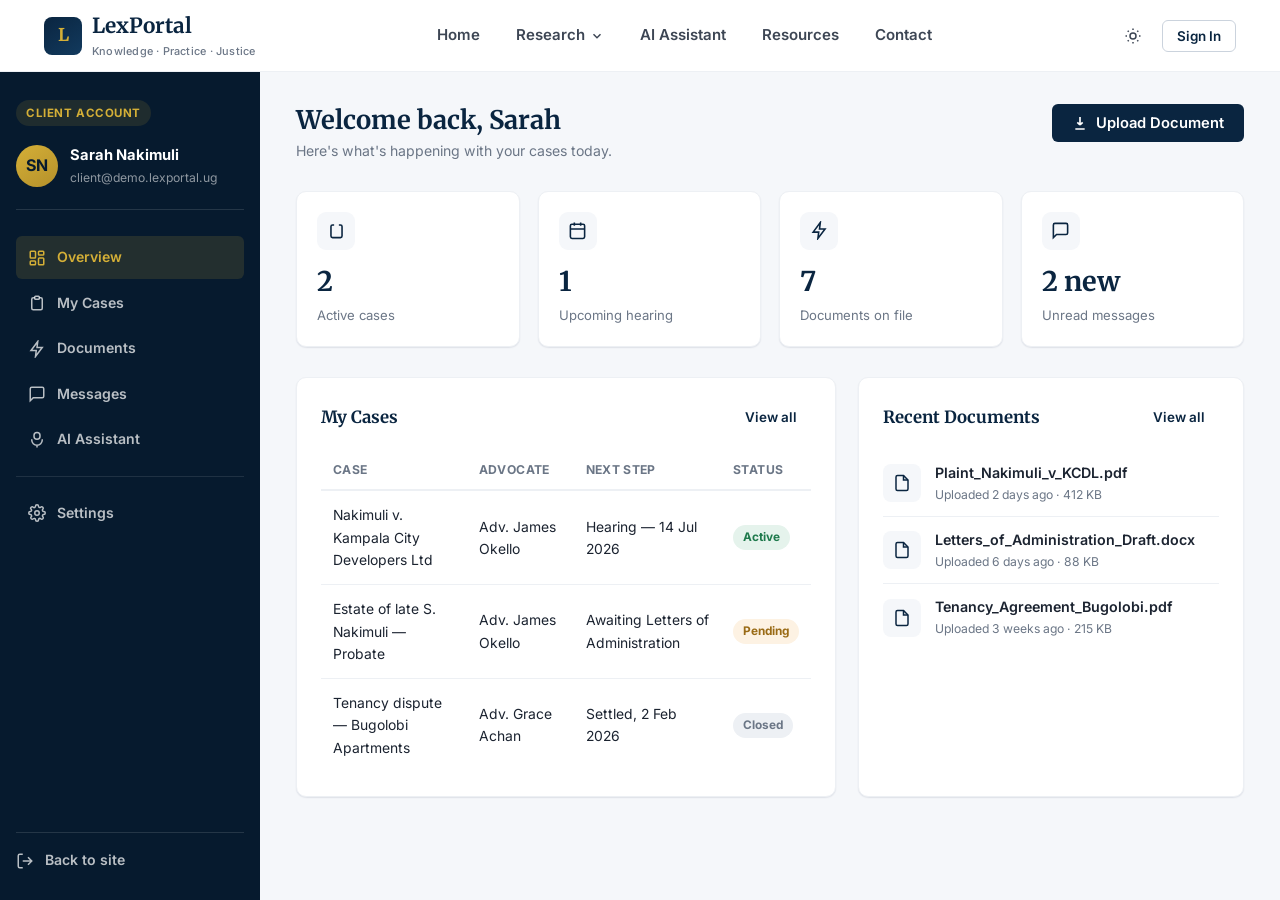
<file: index.html>
<!DOCTYPE html>
<html lang="en">
<head>
<meta charset="UTF-8">
<meta name="viewport" content="width=device-width, initial-scale=1.0">
<title>Client Portal — LexPortal</title>
<link href="https://fonts.googleapis.com/css2?family=Merriweather:wght@400;700;900&family=Inter:wght@400;500;600;700;800&display=swap" rel="stylesheet">
<style>
/* ==========================================================================
   LexPortal — Design Tokens & Global Styles
   Brand: Navy / Gold / White / Light Gray | Merriweather + Inter
   ========================================================================== */

:root {
  /* --- Brand colors --- */
  --navy: #0A2540;
  --navy-light: #123A5E;
  --navy-deep: #061A2E;

  /* Gold has TWO tokens — this is the WCAG fix:
     --gold        : decorative use only (icons, borders, large display text, backgrounds on navy)
     --gold-text   : darkened, AA-safe version for any gold text on white/light backgrounds */
  --gold: #D4AF37;
  --gold-text: #7A5E12;     /* ~4.6:1 on white — passes AA for normal text */
  --gold-text-large: #8A6A16; /* ~3.9:1 — acceptable for large/bold text (AA large-text threshold 3:1) */
  --gold-soft: #F4E8C8;     /* tint for subtle highlight backgrounds */

  --white: #FFFFFF;
  --gray-light: #F5F7FA;
  --gray-100: #EDF0F4;
  --gray-300: #CBD3DD;
  --gray-500: #6B7686;
  --gray-700: #3D4654;
  --gray-900: #1B2330;

  --success: #1E7A4C;
  --danger: #B3261E;
  --info: #2563A8;

  /* --- Typography --- */
  --font-heading: 'Merriweather', Georgia, serif;
  --font-body: 'Inter', -apple-system, BlinkMacSystemFont, 'Segoe UI', sans-serif;

  /* --- Layout --- */
  --maxw: 1240px;
  --radius-sm: 6px;
  --radius-md: 10px;
  --radius-lg: 16px;
  --shadow-sm: 0 1px 2px rgba(10, 37, 64, 0.06), 0 1px 1px rgba(10, 37, 64, 0.04);
  --shadow-md: 0 4px 16px rgba(10, 37, 64, 0.10);
  --shadow-lg: 0 12px 32px rgba(10, 37, 64, 0.16);

  --nav-height: 72px;
}

/* --- Reset --- */
* { margin: 0; padding: 0; box-sizing: border-box; }
html { scroll-behavior: smooth; }
body {
  font-family: var(--font-body);
  color: var(--gray-900);
  background: var(--white);
  line-height: 1.6;
  -webkit-font-smoothing: antialiased;
}
img { max-width: 100%; display: block; }
a { color: inherit; text-decoration: none; }
button { font-family: inherit; cursor: pointer; border: none; background: none; }
ul { list-style: none; }
input, select, textarea { font-family: inherit; font-size: inherit; }

/* Respect reduced motion */
@media (prefers-reduced-motion: reduce) {
  *, *::before, *::after { animation-duration: 0.01ms !important; transition-duration: 0.01ms !important; scroll-behavior: auto !important; }
}

/* Visible keyboard focus everywhere — accessibility requirement */
a:focus-visible, button:focus-visible, input:focus-visible,
select:focus-visible, textarea:focus-visible, [tabindex]:focus-visible {
  outline: 3px solid var(--gold);
  outline-offset: 2px;
  border-radius: 4px;
}

.container { max-width: var(--maxw); margin: 0 auto; padding: 0 24px; }

h1, h2, h3, h4 { font-family: var(--font-heading); color: var(--navy); line-height: 1.25; font-weight: 700; }
h1 { font-size: clamp(2rem, 4vw, 3.1rem); }
h2 { font-size: clamp(1.5rem, 2.6vw, 2.1rem); }
h3 { font-size: 1.25rem; }
p { color: var(--gray-700); }
.eyebrow {
  font-family: var(--font-body);
  font-size: 0.78rem;
  font-weight: 700;
  letter-spacing: 0.08em;
  text-transform: uppercase;
  color: var(--gold-text-large);
}

/* Skip link for screen reader / keyboard users */
.skip-link {
  position: absolute; left: -999px; top: 0; z-index: 1000;
  background: var(--navy); color: var(--white); padding: 10px 18px; border-radius: 0 0 8px 0;
}
.skip-link:focus { left: 0; }

/* ==========================================================================
   Top bar (trust strip) — addresses "missing trust indicators" critique
   ========================================================================== */
.topbar {
  background: var(--navy-deep);
  color: var(--gray-300);
  font-size: 0.82rem;
}
.topbar .container {
  display: flex; align-items: center; justify-content: space-between;
  height: 36px; gap: 16px; flex-wrap: wrap;
}
.topbar-trust { display: flex; align-items: center; gap: 18px; flex-wrap: wrap; }
.topbar-trust span { display: inline-flex; align-items: center; gap: 6px; }
.topbar-trust svg { width: 14px; height: 14px; flex-shrink: 0; color: var(--gold); }
.topbar-links { display: flex; gap: 16px; }
.topbar-links a:hover { color: var(--white); text-decoration: underline; }

/* ==========================================================================
   Navigation — consolidated to 5 visible top-level items
   Home | Research ▾ | Practice ▾ | Resources | Contact
   ========================================================================== */
.navbar {
  position: sticky; top: 0; z-index: 500;
  background: var(--white);
  border-bottom: 1px solid var(--gray-100);
  height: var(--nav-height);
}
.navbar .container { display: flex; align-items: center; justify-content: space-between; height: 100%; gap: 20px; }

.brand { display: flex; align-items: center; gap: 10px; font-family: var(--font-heading); font-weight: 700; font-size: 1.3rem; color: var(--navy); }
.brand .mark {
  width: 38px; height: 38px; border-radius: 8px;
  background: linear-gradient(145deg, var(--navy), var(--navy-light));
  display: flex; align-items: center; justify-content: center;
  color: var(--gold); font-family: var(--font-heading); font-weight: 700; font-size: 1.1rem;
  flex-shrink: 0;
}
.brand .tagline-mini { display: block; font-family: var(--font-body); font-weight: 500; font-size: 0.68rem; color: var(--gray-500); letter-spacing: 0.02em; }

.nav-main { display: flex; align-items: center; gap: 4px; flex: 1; justify-content: center; }
.nav-item { position: relative; }
.nav-link {
  display: flex; align-items: center; gap: 5px;
  padding: 10px 16px; border-radius: var(--radius-sm);
  font-weight: 600; font-size: 0.94rem; color: var(--gray-700);
  transition: background 0.15s, color 0.15s;
}
.nav-link:hover, .nav-link.active { color: var(--navy); background: var(--gray-light); }
.nav-link svg.chev { width: 14px; height: 14px; transition: transform 0.15s; }
.nav-item.open .nav-link svg.chev { transform: rotate(180deg); }

.dropdown {
  position: absolute; top: calc(100% + 8px); left: 0;
  background: var(--white); border: 1px solid var(--gray-100); border-radius: var(--radius-md);
  box-shadow: var(--shadow-lg); min-width: 240px; padding: 8px;
  opacity: 0; visibility: hidden; transform: translateY(-6px);
  transition: opacity 0.15s, transform 0.15s, visibility 0.15s;
}
.nav-item.open .dropdown { opacity: 1; visibility: visible; transform: translateY(0); }
.dropdown a {
  display: flex; flex-direction: column; gap: 2px; padding: 10px 12px; border-radius: var(--radius-sm);
  color: var(--gray-900);
}
.dropdown a:hover { background: var(--gray-light); }
.dropdown a strong { font-size: 0.92rem; font-weight: 600; }
.dropdown a span { font-size: 0.78rem; color: var(--gray-500); }

.nav-actions { display: flex; align-items: center; gap: 10px; flex-shrink: 0; }
.nav-search-btn {
  width: 38px; height: 38px; border-radius: 50%; display: flex; align-items: center; justify-content: center;
  color: var(--gray-700); transition: background 0.15s;
}
.nav-search-btn:hover { background: var(--gray-light); }
.nav-search-btn svg { width: 19px; height: 19px; }

.btn {
  display: inline-flex; align-items: center; justify-content: center; gap: 8px;
  padding: 10px 20px; border-radius: var(--radius-sm); font-weight: 600; font-size: 0.92rem;
  transition: transform 0.12s, box-shadow 0.12s, background 0.15s, color 0.15s, border-color .15s;
  white-space: nowrap;
}
.btn-primary { background: var(--navy); color: var(--white); }
.btn-primary:hover { background: var(--navy-light); box-shadow: var(--shadow-md); }
.btn-gold { background: var(--gold); color: var(--navy-deep); }
.btn-gold:hover { background: #c19f2f; box-shadow: var(--shadow-md); }
.btn-outline { background: transparent; color: var(--navy); border: 1.5px solid var(--gray-300); }
.btn-outline:hover { border-color: var(--navy); background: var(--gray-light); }
.btn-outline-light { background: transparent; color: var(--white); border: 1.5px solid rgba(255,255,255,0.45); }
.btn-outline-light:hover { background: rgba(255,255,255,0.1); border-color: var(--white); }
.btn-ghost { color: var(--navy); }
.btn-ghost:hover { background: var(--gray-light); }
.btn-sm { padding: 7px 14px; font-size: 0.84rem; }
.btn-lg { padding: 14px 28px; font-size: 1rem; }
.btn-block { width: 100%; }
.btn:disabled { opacity: 0.55; cursor: not-allowed; }

/* Mobile nav toggle */
.nav-toggle { display: none; width: 40px; height: 40px; align-items: center; justify-content: center; border-radius: var(--radius-sm); }
.nav-toggle:hover { background: var(--gray-light); }
.nav-toggle svg { width: 22px; height: 22px; color: var(--navy); }

/* ==========================================================================
   Hero
   ========================================================================== */
.hero {
  position: relative; overflow: hidden;
  background: radial-gradient(ellipse 1100px 600px at 18% -10%, rgba(212,175,55,0.16), transparent 60%), linear-gradient(160deg, var(--navy-deep) 0%, var(--navy) 60%, var(--navy-light) 100%);
  color: var(--white);
  padding: 78px 0 96px;
}
.hero::before {
  content: ""; position: absolute; inset: 0; pointer-events: none; opacity: 0.06;
  background-image:
    repeating-linear-gradient(90deg, var(--white) 0 1px, transparent 1px 140px);
}
.hero .container { position: relative; display: grid; grid-template-columns: 1.15fr 0.85fr; gap: 56px; align-items: center; }
.hero-eyebrow { color: var(--gold); }
.hero h1 { color: var(--white); margin: 14px 0 18px; }
.hero h1 .accent { color: var(--gold); }
.hero p.lead { color: rgba(255,255,255,0.82); font-size: 1.08rem; max-width: 540px; margin-bottom: 28px; }
.hero-cta-row { display: flex; gap: 14px; flex-wrap: wrap; margin-bottom: 34px; }

.hero-trust { display: flex; flex-wrap: wrap; gap: 22px; padding-top: 22px; border-top: 1px solid rgba(255,255,255,0.14); }
.hero-trust-item { display: flex; align-items: center; gap: 10px; }
.hero-trust-item .num { font-family: var(--font-heading); font-weight: 700; font-size: 1.35rem; color: var(--gold); }
.hero-trust-item .label { font-size: 0.78rem; color: rgba(255,255,255,0.68); line-height: 1.3; }

/* Quick search panel docked into hero */
.quick-search-card {
  background: var(--white); border-radius: var(--radius-lg); box-shadow: var(--shadow-lg);
  padding: 26px; color: var(--gray-900);
}
.quick-search-card h3 { margin-bottom: 4px; }
.quick-search-card .sub { font-size: 0.85rem; color: var(--gray-500); margin-bottom: 18px; }
.qs-tabs { display: flex; gap: 6px; background: var(--gray-light); border-radius: var(--radius-sm); padding: 4px; margin-bottom: 16px; }
.qs-tab { flex: 1; padding: 8px 6px; border-radius: 5px; font-size: 0.82rem; font-weight: 600; color: var(--gray-500); text-align: center; }
.qs-tab.active { background: var(--white); color: var(--navy); box-shadow: var(--shadow-sm); }
.search-field { position: relative; margin-bottom: 12px; }
.search-field svg { position: absolute; left: 14px; top: 50%; transform: translateY(-50%); width: 18px; height: 18px; color: var(--gray-500); }
.search-field input {
  width: 100%; padding: 13px 14px 13px 42px; border: 1.5px solid var(--gray-300); border-radius: var(--radius-sm);
  font-size: 0.92rem; color: var(--gray-900); transition: border-color 0.15s;
}
.search-field input:focus { border-color: var(--navy); outline: none; }
.search-field input::placeholder { color: var(--gray-500); }
.qs-voice-btn {
  position: absolute; right: 8px; top: 50%; transform: translateY(-50%);
  width: 28px; height: 28px; border-radius: 50%; display: flex; align-items: center; justify-content: center; color: var(--gray-500);
}
.qs-voice-btn:hover { background: var(--gray-light); color: var(--navy); }
.qs-voice-btn svg { width: 16px; height: 16px; }
.qs-voice-btn.listening { color: var(--danger); animation: pulse-rec 1.1s infinite; }
@keyframes pulse-rec { 0%,100% { opacity: 1; } 50% { opacity: 0.4; } }

/* ==========================================================================
   Section scaffolding
   ========================================================================== */
.section { padding: 76px 0; }
.section-alt { background: var(--gray-light); }
.section-head { text-align: center; max-width: 640px; margin: 0 auto 44px; }
.section-head h2 { margin-top: 10px; }
.section-head p { margin-top: 12px; }
.section-head.left { text-align: left; margin: 0 0 36px; max-width: none; }

/* ==========================================================================
   Dashboard cards (4-up)
   ========================================================================== */
.grid-4 { display: grid; grid-template-columns: repeat(4, 1fr); gap: 22px; }
.dash-card {
  background: var(--white); border: 1px solid var(--gray-100); border-radius: var(--radius-lg);
  padding: 28px 24px; box-shadow: var(--shadow-sm); transition: transform 0.18s, box-shadow 0.18s, border-color .18s;
  display: flex; flex-direction: column; height: 100%;
}
.dash-card:hover { transform: translateY(-4px); box-shadow: var(--shadow-lg); border-color: transparent; }
.dash-card .icon-wrap {
  width: 52px; height: 52px; border-radius: var(--radius-md); display: flex; align-items: center; justify-content: center;
  margin-bottom: 18px; color: var(--navy); background: var(--gray-light);
}
.dash-card.accent .icon-wrap { background: var(--navy); color: var(--gold); }
.dash-card .icon-wrap svg { width: 26px; height: 26px; }
.dash-card h3 { margin-bottom: 8px; }
.dash-card p.desc { font-size: 0.88rem; margin-bottom: 16px; flex-grow: 0; }
.dash-card ul.feature-list { display: flex; flex-direction: column; gap: 9px; margin-bottom: 20px; flex-grow: 1; }
.dash-card ul.feature-list li { display: flex; align-items: center; gap: 9px; font-size: 0.87rem; color: var(--gray-700); }
.dash-card ul.feature-list svg { width: 15px; height: 15px; color: var(--success); flex-shrink: 0; }
.dash-card .card-cta { margin-top: auto; font-weight: 700; font-size: 0.88rem; color: var(--navy); display: inline-flex; align-items: center; gap: 6px; }
.dash-card .card-cta svg { width: 15px; height: 15px; transition: transform 0.15s; }
.dash-card:hover .card-cta svg { transform: translateX(3px); }

/* ==========================================================================
   Trust / authority band
   ========================================================================== */
.trust-band { background: var(--white); border-top: 1px solid var(--gray-100); border-bottom: 1px solid var(--gray-100); padding: 36px 0; }
.trust-band .container { display: flex; align-items: center; gap: 40px; flex-wrap: wrap; justify-content: space-between; }
.trust-band-label { font-size: 0.8rem; font-weight: 700; color: var(--gray-500); text-transform: uppercase; letter-spacing: 0.06em; white-space: nowrap; }
.trust-logos { display: flex; gap: 36px; flex-wrap: wrap; align-items: center; flex: 1; }
.trust-logo-item { display: flex; align-items: center; gap: 8px; color: var(--gray-700); font-weight: 600; font-size: 0.88rem; opacity: 0.85; }
.trust-logo-item svg { width: 22px; height: 22px; color: var(--navy); }

/* ==========================================================================
   Research preview / results
   ========================================================================== */
.research-layout { display: grid; grid-template-columns: 280px 1fr; gap: 28px; }
.filter-panel {
  background: var(--white); border: 1px solid var(--gray-100); border-radius: var(--radius-lg);
  padding: 22px; box-shadow: var(--shadow-sm); align-self: start; position: sticky; top: calc(var(--nav-height) + 20px);
}
.filter-panel h4 { font-size: 0.95rem; margin-bottom: 16px; }
.filter-group { margin-bottom: 20px; }
.filter-group label.filter-label { display: block; font-size: 0.8rem; font-weight: 700; color: var(--gray-700); margin-bottom: 8px; }
.filter-group select, .filter-group input[type="text"] {
  width: 100%; padding: 9px 10px; border: 1.5px solid var(--gray-300); border-radius: var(--radius-sm); font-size: 0.86rem; color: var(--gray-900);
}
.filter-group select:focus, .filter-group input:focus { outline: none; border-color: var(--navy); }
.chip-row { display: flex; flex-wrap: wrap; gap: 6px; }
.chip {
  padding: 6px 12px; border-radius: 999px; font-size: 0.78rem; font-weight: 600;
  background: var(--gray-light); color: var(--gray-700); border: 1px solid var(--gray-100);
}
.chip.active { background: var(--navy); color: var(--white); border-color: var(--navy); }

.results-toolbar { display: flex; align-items: center; justify-content: space-between; margin-bottom: 18px; flex-wrap: wrap; gap: 12px; }
.results-count { font-size: 0.88rem; color: var(--gray-500); }
.results-count strong { color: var(--navy); }

.result-card {
  background: var(--white); border: 1px solid var(--gray-100); border-radius: var(--radius-md);
  padding: 20px 22px; margin-bottom: 14px; transition: box-shadow 0.15s, border-color 0.15s;
}
.result-card:hover { box-shadow: var(--shadow-md); border-color: var(--gray-300); }
.result-card-top { display: flex; justify-content: space-between; align-items: flex-start; gap: 14px; margin-bottom: 8px; }
.result-card h4 { font-family: var(--font-heading); font-size: 1.05rem; color: var(--navy); }
.result-meta { display: flex; gap: 12px; flex-wrap: wrap; font-size: 0.78rem; color: var(--gray-500); margin-bottom: 10px; }
.result-meta span { display: inline-flex; align-items: center; gap: 5px; }
.result-meta svg { width: 13px; height: 13px; }
.result-card p.snippet { font-size: 0.89rem; margin-bottom: 12px; }
.badge {
  display: inline-flex; align-items: center; gap: 5px; padding: 3px 10px; border-radius: 999px;
  font-size: 0.72rem; font-weight: 700; text-transform: uppercase; letter-spacing: 0.03em;
}
.badge-verified { background: #E5F3EC; color: var(--success); }
.badge-court { background: var(--gray-light); color: var(--navy); }
.result-actions { display: flex; gap: 10px; }

/* ==========================================================================
   Client / Practitioner dashboards
   ========================================================================== */
.app-shell { display: grid; grid-template-columns: 260px 1fr; min-height: calc(100vh - var(--nav-height)); }
.app-sidebar { background: var(--navy-deep); color: var(--white); padding: 28px 16px; display: flex; flex-direction: column; }
.app-sidebar .role-tag {
  display: inline-flex; align-items: center; gap: 6px; font-size: 0.72rem; font-weight: 700; text-transform: uppercase;
  letter-spacing: 0.05em; color: var(--gold); background: rgba(212,175,55,0.12); padding: 4px 10px; border-radius: 999px; margin-bottom: 18px; align-self: flex-start;
}
.app-sidebar .user-block { display: flex; align-items: center; gap: 12px; margin-bottom: 26px; padding-bottom: 22px; border-bottom: 1px solid rgba(255,255,255,0.12); }
.app-sidebar .avatar { width: 42px; height: 42px; border-radius: 50%; background: linear-gradient(145deg, var(--gold), #b5912b); display: flex; align-items: center; justify-content: center; font-weight: 700; color: var(--navy-deep); flex-shrink: 0; }
.app-sidebar .user-block .name { font-weight: 700; font-size: 0.92rem; }
.app-sidebar .user-block .sub { font-size: 0.76rem; color: rgba(255,255,255,0.55); }
.side-nav { display: flex; flex-direction: column; gap: 3px; flex: 1; }
.side-nav a {
  display: flex; align-items: center; gap: 11px; padding: 10px 12px; border-radius: var(--radius-sm);
  font-size: 0.88rem; font-weight: 600; color: rgba(255,255,255,0.72); transition: background 0.15s, color 0.15s;
}
.side-nav a svg { width: 18px; height: 18px; flex-shrink: 0; }
.side-nav a:hover { background: rgba(255,255,255,0.06); color: var(--white); }
.side-nav a.active { background: rgba(212,175,55,0.14); color: var(--gold); }
.side-nav .divider { height: 1px; background: rgba(255,255,255,0.1); margin: 12px 0; }
.app-sidebar .logout-link { margin-top: auto; padding-top: 16px; border-top: 1px solid rgba(255,255,255,0.12); }

.app-main { padding: 32px 36px; background: var(--gray-light); }
.app-header { display: flex; justify-content: space-between; align-items: flex-start; margin-bottom: 28px; flex-wrap: wrap; gap: 14px; }
.app-header h1 { font-size: 1.6rem; }
.app-header .meta { font-size: 0.88rem; color: var(--gray-500); margin-top: 4px; }

.stat-grid { display: grid; grid-template-columns: repeat(4, 1fr); gap: 18px; margin-bottom: 30px; }
.stat-card { background: var(--white); border-radius: var(--radius-md); padding: 20px; box-shadow: var(--shadow-sm); border: 1px solid var(--gray-100); }
.stat-card .stat-top { display: flex; justify-content: space-between; align-items: center; margin-bottom: 10px; }
.stat-card .stat-icon { width: 38px; height: 38px; border-radius: 9px; background: var(--gray-light); display: flex; align-items: center; justify-content: center; color: var(--navy); }
.stat-card .stat-icon svg { width: 19px; height: 19px; }
.stat-card .trend { font-size: 0.76rem; font-weight: 700; display: inline-flex; align-items: center; gap: 3px; }
.trend.up { color: var(--success); }
.trend.down { color: var(--danger); }
.stat-card .stat-value { font-family: var(--font-heading); font-size: 1.7rem; color: var(--navy); font-weight: 700; }
.stat-card .stat-label { font-size: 0.82rem; color: var(--gray-500); margin-top: 2px; }

.panel { background: var(--white); border-radius: var(--radius-md); padding: 24px; box-shadow: var(--shadow-sm); border: 1px solid var(--gray-100); margin-bottom: 22px; }
.panel-head { display: flex; justify-content: space-between; align-items: center; margin-bottom: 18px; }
.panel-head h3 { font-size: 1.05rem; }

table.data-table { width: 100%; border-collapse: collapse; font-size: 0.87rem; }
table.data-table th { text-align: left; padding: 10px 12px; color: var(--gray-500); font-weight: 700; font-size: 0.76rem; text-transform: uppercase; letter-spacing: 0.03em; border-bottom: 2px solid var(--gray-100); }
table.data-table td { padding: 13px 12px; border-bottom: 1px solid var(--gray-100); color: var(--gray-900); }
table.data-table tr:last-child td { border-bottom: none; }
.status-pill { display: inline-flex; padding: 3px 10px; border-radius: 999px; font-size: 0.74rem; font-weight: 700; }
.status-active { background: #E5F3EC; color: var(--success); }
.status-pending { background: #FDF2E3; color: #9A6B16; }
.status-closed { background: var(--gray-100); color: var(--gray-500); }
.status-urgent { background: #FBE7E5; color: var(--danger); }

.doc-row { display: flex; align-items: center; gap: 14px; padding: 12px 0; border-bottom: 1px solid var(--gray-100); }
.doc-row:last-child { border-bottom: none; }
.doc-icon { width: 38px; height: 38px; border-radius: 8px; background: var(--gray-light); display: flex; align-items: center; justify-content: center; color: var(--navy); flex-shrink: 0; }
.doc-icon svg { width: 18px; height: 18px; }
.doc-info { flex: 1; min-width: 0; }
.doc-info .doc-name { font-weight: 600; font-size: 0.89rem; }
.doc-info .doc-meta { font-size: 0.76rem; color: var(--gray-500); }

.modules-grid { display: grid; grid-template-columns: repeat(3, 1fr); gap: 16px; margin-bottom: 28px; }
.module-tile {
  background: var(--white); border: 1px solid var(--gray-100); border-radius: var(--radius-md); padding: 20px;
  display: flex; align-items: center; gap: 14px; box-shadow: var(--shadow-sm); transition: transform 0.15s, box-shadow 0.15s;
}
.module-tile:hover { transform: translateY(-2px); box-shadow: var(--shadow-md); }
.module-tile .m-icon { width: 44px; height: 44px; border-radius: 10px; background: var(--navy); color: var(--gold); display: flex; align-items: center; justify-content: center; flex-shrink: 0; }
.module-tile .m-icon svg { width: 21px; height: 21px; }
.module-tile .m-name { font-weight: 700; font-size: 0.92rem; color: var(--navy); }
.module-tile .m-sub { font-size: 0.78rem; color: var(--gray-500); }

/* ==========================================================================
   AI Assistant chat
   ========================================================================== */
.chat-shell { display: grid; grid-template-columns: 280px 1fr; height: calc(100vh - var(--nav-height)); }
.chat-sidebar { background: var(--white); border-right: 1px solid var(--gray-100); padding: 20px; overflow-y: auto; }
.chat-sidebar h4 { font-size: 0.84rem; color: var(--gray-500); text-transform: uppercase; letter-spacing: 0.04em; margin-bottom: 12px; }
.new-chat-btn { width: 100%; margin-bottom: 18px; justify-content: flex-start; }
.chat-history-item { padding: 10px 12px; border-radius: var(--radius-sm); font-size: 0.85rem; color: var(--gray-700); margin-bottom: 3px; cursor: pointer; }
.chat-history-item:hover, .chat-history-item.active { background: var(--gray-light); color: var(--navy); }
.capability-list { margin-top: 24px; display: flex; flex-direction: column; gap: 8px; }
.capability-list .cap-item { display: flex; align-items: center; gap: 10px; font-size: 0.82rem; color: var(--gray-700); padding: 8px 10px; border-radius: var(--radius-sm); background: var(--gray-light); }
.capability-list .cap-item svg { width: 16px; height: 16px; color: var(--navy); flex-shrink: 0; }

.chat-main { display: flex; flex-direction: column; background: var(--gray-light); }
.chat-disclaimer {
  background: #FDF2E3; border-bottom: 1px solid #F0DDB3; padding: 10px 24px; font-size: 0.8rem; color: #7A5B12;
  display: flex; align-items: center; gap: 8px;
}
.chat-disclaimer svg { width: 15px; height: 15px; flex-shrink: 0; }
.chat-window { flex: 1; overflow-y: auto; padding: 28px 8%; display: flex; flex-direction: column; gap: 18px; }
.chat-msg { max-width: 720px; display: flex; gap: 12px; }
.chat-msg.user { align-self: flex-end; flex-direction: row-reverse; }
.chat-avatar { width: 34px; height: 34px; border-radius: 50%; flex-shrink: 0; display: flex; align-items: center; justify-content: center; font-weight: 700; font-size: 0.8rem; }
.chat-avatar.ai { background: var(--navy); color: var(--gold); }
.chat-avatar.user-av { background: var(--gray-300); color: var(--navy); }
.chat-bubble { padding: 14px 18px; border-radius: var(--radius-md); font-size: 0.92rem; line-height: 1.6; }
.chat-msg.ai .chat-bubble { background: var(--white); border: 1px solid var(--gray-100); color: var(--gray-900); border-top-left-radius: 4px; }
.chat-msg.user .chat-bubble { background: var(--navy); color: var(--white); border-top-right-radius: 4px; }
.chat-bubble p { margin-bottom: 8px; color: inherit; }
.chat-bubble p:last-child { margin-bottom: 0; }
.chat-bubble ul { margin: 8px 0 8px 4px; display: flex; flex-direction: column; gap: 4px; }
.chat-bubble li { font-size: 0.9rem; padding-left: 14px; position: relative; }
.chat-bubble li::before { content: "•"; position: absolute; left: 0; color: var(--gold-text-large); }
.source-pills { display: flex; gap: 6px; flex-wrap: wrap; margin-top: 10px; }
.source-pill {
  display: inline-flex; align-items: center; gap: 5px; padding: 4px 10px; border-radius: 999px; font-size: 0.74rem;
  background: var(--gray-light); color: var(--navy); border: 1px solid var(--gray-300); font-weight: 600;
}
.source-pill svg { width: 11px; height: 11px; }
.typing-dots { display: inline-flex; gap: 4px; padding: 4px 0; }
.typing-dots span { width: 6px; height: 6px; border-radius: 50%; background: var(--gray-500); animation: typing-bounce 1.2s infinite ease-in-out; }
.typing-dots span:nth-child(2) { animation-delay: 0.15s; }
.typing-dots span:nth-child(3) { animation-delay: 0.3s; }
@keyframes typing-bounce { 0%, 80%, 100% { transform: translateY(0); opacity: 0.5; } 40% { transform: translateY(-4px); opacity: 1; } }

.chat-input-bar { padding: 18px 8%; background: var(--white); border-top: 1px solid var(--gray-100); }
.chat-input-row { display: flex; gap: 10px; max-width: 720px; margin: 0 auto; }
.chat-input-row textarea {
  flex: 1; resize: none; border: 1.5px solid var(--gray-300); border-radius: var(--radius-md); padding: 12px 16px;
  font-size: 0.92rem; max-height: 120px; min-height: 48px;
}
.chat-input-row textarea:focus { outline: none; border-color: var(--navy); }
.chat-suggestions { display: flex; gap: 8px; flex-wrap: wrap; max-width: 720px; margin: 0 auto 12px; }
.suggestion-chip {
  font-size: 0.8rem; padding: 7px 14px; border-radius: 999px; background: var(--gray-light);
  border: 1px solid var(--gray-300); color: var(--gray-700); font-weight: 600;
}
.suggestion-chip:hover { border-color: var(--navy); color: var(--navy); }
.send-btn { width: 48px; height: 48px; border-radius: var(--radius-md); background: var(--navy); color: var(--white); display: flex; align-items: center; justify-content: center; flex-shrink: 0; }
.send-btn:hover { background: var(--navy-light); }
.send-btn svg { width: 19px; height: 19px; }

/* ==========================================================================
   Knowledge center
   ========================================================================== */
.tag-grid { display: grid; grid-template-columns: repeat(4, 1fr); gap: 14px; margin-bottom: 40px; }
.tag-card {
  background: var(--white); border: 1px solid var(--gray-100); border-radius: var(--radius-md); padding: 18px;
  display: flex; align-items: center; gap: 12px; transition: border-color 0.15s, transform 0.15s;
}
.tag-card:hover { border-color: var(--navy); transform: translateY(-2px); }
.tag-card .t-icon { width: 38px; height: 38px; border-radius: 8px; background: var(--gray-light); color: var(--navy); display: flex; align-items: center; justify-content: center; flex-shrink: 0; }
.tag-card .t-icon svg { width: 18px; height: 18px; }
.tag-card .t-name { font-weight: 700; font-size: 0.9rem; color: var(--navy); }
.tag-card .t-count { font-size: 0.76rem; color: var(--gray-500); }

.resource-grid { display: grid; grid-template-columns: repeat(4, 1fr); gap: 18px; }
.resource-card { background: var(--white); border: 1px solid var(--gray-100); border-radius: var(--radius-md); overflow: hidden; transition: box-shadow 0.15s; }
.resource-card:hover { box-shadow: var(--shadow-md); }
.resource-thumb { height: 110px; background: linear-gradient(135deg, var(--navy), var(--navy-light)); display: flex; align-items: center; justify-content: center; color: var(--gold); }
.resource-thumb svg { width: 30px; height: 30px; }
.resource-body { padding: 16px; }
.resource-type { font-size: 0.7rem; font-weight: 700; text-transform: uppercase; letter-spacing: 0.04em; color: var(--gold-text-large); margin-bottom: 6px; }
.resource-card h4 { font-size: 0.92rem; line-height: 1.4; margin-bottom: 8px; }
.resource-meta { font-size: 0.76rem; color: var(--gray-500); }

/* ==========================================================================
   Footer
   ========================================================================== */
.site-footer { background: var(--navy-deep); color: rgba(255,255,255,0.7); padding: 64px 0 24px; }
.footer-top { display: grid; grid-template-columns: 1.4fr 1fr 1fr 1fr 1fr; gap: 32px; padding-bottom: 40px; border-bottom: 1px solid rgba(255,255,255,0.1); margin-bottom: 24px; }
.footer-brand .brand { color: var(--white); margin-bottom: 12px; }
.footer-brand p { color: rgba(255,255,255,0.55); font-size: 0.86rem; max-width: 280px; margin-bottom: 16px; }
.footer-col h5 { color: var(--white); font-size: 0.84rem; text-transform: uppercase; letter-spacing: 0.05em; margin-bottom: 16px; }
.footer-col ul { display: flex; flex-direction: column; gap: 10px; }
.footer-col a { font-size: 0.87rem; color: rgba(255,255,255,0.62); transition: color 0.15s; }
.footer-col a:hover { color: var(--gold); }
.footer-bottom { display: flex; justify-content: space-between; align-items: center; flex-wrap: wrap; gap: 12px; font-size: 0.8rem; color: rgba(255,255,255,0.45); }
.footer-social { display: flex; gap: 10px; }
.footer-social a { width: 34px; height: 34px; border-radius: 50%; background: rgba(255,255,255,0.07); display: flex; align-items: center; justify-content: center; }
.footer-social a:hover { background: var(--gold); color: var(--navy-deep); }
.footer-social svg { width: 15px; height: 15px; }
.lang-switch { display: flex; align-items: center; gap: 6px; font-size: 0.8rem; }
.lang-switch select { background: rgba(255,255,255,0.07); color: var(--white); border: 1px solid rgba(255,255,255,0.15); border-radius: 6px; padding: 5px 8px; }

/* ==========================================================================
   Modals (auth, document upload)
   ========================================================================== */
.modal-overlay {
  position: fixed; inset: 0; background: rgba(6, 26, 46, 0.6); z-index: 1000;
  display: none; align-items: center; justify-content: center; padding: 20px;
  backdrop-filter: blur(2px);
}
.modal-overlay.show { display: flex; }
.modal-box { background: var(--white); border-radius: var(--radius-lg); max-width: 440px; width: 100%; padding: 32px; box-shadow: var(--shadow-lg); position: relative; max-height: 90vh; overflow-y: auto; }
.modal-close { position: absolute; top: 18px; right: 18px; width: 32px; height: 32px; border-radius: 50%; display: flex; align-items: center; justify-content: center; color: var(--gray-500); }
.modal-close:hover { background: var(--gray-light); color: var(--navy); }
.modal-close svg { width: 18px; height: 18px; }
.modal-box h2 { font-size: 1.5rem; margin-bottom: 6px; }
.modal-sub { font-size: 0.88rem; color: var(--gray-500); margin-bottom: 24px; }
.form-group { margin-bottom: 16px; }
.form-group label { display: block; font-size: 0.85rem; font-weight: 700; color: var(--gray-700); margin-bottom: 6px; }
.form-group input, .form-group select {
  width: 100%; padding: 11px 14px; border: 1.5px solid var(--gray-300); border-radius: var(--radius-sm); font-size: 0.9rem;
}
.form-group input:focus, .form-group select:focus { outline: none; border-color: var(--navy); }
.form-hint { font-size: 0.76rem; color: var(--gray-500); margin-top: 5px; }
.role-select-row { display: grid; grid-template-columns: 1fr 1fr; gap: 10px; margin-bottom: 18px; }
.role-option { border: 1.5px solid var(--gray-300); border-radius: var(--radius-sm); padding: 12px; text-align: center; font-size: 0.85rem; font-weight: 600; color: var(--gray-700); }
.role-option.active { border-color: var(--navy); background: var(--gray-light); color: var(--navy); }
.modal-footer-link { text-align: center; font-size: 0.86rem; color: var(--gray-500); margin-top: 18px; }
.modal-footer-link a { color: var(--navy); font-weight: 700; }
.modal-footer-link a:hover { text-decoration: underline; }
.form-error { background: #FBE7E5; color: var(--danger); padding: 10px 14px; border-radius: var(--radius-sm); font-size: 0.83rem; margin-bottom: 16px; display: none; }
.form-error.show { display: block; }
.form-success { background: #E5F3EC; color: var(--success); padding: 10px 14px; border-radius: var(--radius-sm); font-size: 0.83rem; margin-bottom: 16px; display: none; }
.form-success.show { display: block; }

/* Toast */
.toast-stack { position: fixed; bottom: 24px; right: 24px; z-index: 1200; display: flex; flex-direction: column; gap: 10px; }
.toast {
  background: var(--navy-deep); color: var(--white); padding: 13px 18px; border-radius: var(--radius-sm);
  font-size: 0.86rem; box-shadow: var(--shadow-lg); display: flex; align-items: center; gap: 10px;
  animation: toast-in 0.25s ease-out; max-width: 320px;
}
.toast svg { width: 16px; height: 16px; color: var(--gold); flex-shrink: 0; }
@keyframes toast-in { from { opacity: 0; transform: translateY(8px); } to { opacity: 1; transform: translateY(0); } }

/* Dark mode toggle (functional) */
[data-theme="dark"] {
  --white: #11181F;
  --gray-light: #182230;
  --gray-100: #232E3D;
  --gray-300: #3A4757;
  --gray-500: #8893A1;
  --gray-700: #C2CAD3;
  --gray-900: #EDF0F4;
  --navy: #11181F;
}
[data-theme="dark"] body { background: #0D1319; }
[data-theme="dark"] .navbar { background: #11181F; border-color: #232E3D; }
[data-theme="dark"] .dash-card, [data-theme="dark"] .panel, [data-theme="dark"] .stat-card,
[data-theme="dark"] .result-card, [data-theme="dark"] .filter-panel, [data-theme="dark"] .modal-box,
[data-theme="dark"] .tag-card, [data-theme="dark"] .resource-card { background: #182230; border-color: #232E3D; }
[data-theme="dark"] .chat-msg.ai .chat-bubble { background: #182230; border-color: #232E3D; }
[data-theme="dark"] h1, [data-theme="dark"] h2, [data-theme="dark"] h3, [data-theme="dark"] h4 { color: #F5F7FA; }
[data-theme="dark"] .dash-card .icon-wrap { background: #232E3D; }
[data-theme="dark"] .trust-band { background: #11181F; }

.theme-toggle { width: 38px; height: 38px; border-radius: 50%; display: flex; align-items: center; justify-content: center; color: var(--gray-700); }
.theme-toggle:hover { background: var(--gray-light); }
.theme-toggle svg { width: 18px; height: 18px; }
.theme-toggle .icon-moon { display: none; }
[data-theme="dark"] .theme-toggle .icon-sun { display: none; }
[data-theme="dark"] .theme-toggle .icon-moon { display: block; }

/* ==========================================================================
   Voice search live indicator
   ========================================================================== */
.voice-overlay {
  position: fixed; inset: 0; background: rgba(10,37,64,0.92); z-index: 1100; display: none;
  align-items: center; justify-content: center; flex-direction: column; color: var(--white); gap: 18px;
}
.voice-overlay.show { display: flex; }
.voice-pulse { width: 90px; height: 90px; border-radius: 50%; background: var(--gold); display: flex; align-items: center; justify-content: center; position: relative; }
.voice-pulse svg { width: 36px; height: 36px; color: var(--navy-deep); }
.voice-pulse::before, .voice-pulse::after { content: ""; position: absolute; inset: 0; border-radius: 50%; border: 2px solid var(--gold); animation: voice-ring 1.8s infinite; }
.voice-pulse::after { animation-delay: 0.5s; }
@keyframes voice-ring { 0% { transform: scale(1); opacity: 0.8; } 100% { transform: scale(2.2); opacity: 0; } }
.voice-transcript { font-size: 1.1rem; min-height: 28px; max-width: 480px; text-align: center; }
.voice-hint { font-size: 0.85rem; color: rgba(255,255,255,0.55); }

/* ==========================================================================
   Admin-specific (kept here for shared tokens; admin pages also link this file)
   ========================================================================== */
.admin-flag-bar { background: var(--danger); color: var(--white); text-align: center; font-size: 0.78rem; font-weight: 700; padding: 6px; letter-spacing: 0.04em; }

/* ==========================================================================
   Responsive
   ========================================================================== */
@media (max-width: 1080px) {
  .grid-4, .stat-grid, .modules-grid, .tag-grid, .resource-grid { grid-template-columns: repeat(2, 1fr); }
  .hero .container { grid-template-columns: 1fr; }
  .quick-search-card { max-width: 480px; }
  .research-layout { grid-template-columns: 1fr; }
  .filter-panel { position: static; }
  .footer-top { grid-template-columns: 1fr 1fr; }
}
@media (max-width: 880px) {
  .app-shell, .chat-shell { grid-template-columns: 1fr; }
  .app-sidebar, .chat-sidebar { display: none; }
  .app-sidebar.mobile-open, .chat-sidebar.mobile-open { display: flex; position: fixed; inset: 0 30% 0 0; z-index: 600; overflow-y: auto; }
}
@media (max-width: 720px) {
  .nav-main { display: none; }
  .nav-main.mobile-open {
    display: flex; flex-direction: column; position: fixed; top: var(--nav-height); left: 0; right: 0;
    background: var(--white); padding: 12px; box-shadow: var(--shadow-lg); z-index: 400; align-items: stretch; gap: 0;
    max-height: calc(100vh - var(--nav-height)); overflow-y: auto;
  }
  .nav-main.mobile-open .nav-item { width: 100%; }
  .nav-main.mobile-open .dropdown { position: static; box-shadow: none; opacity: 1; visibility: visible; transform: none; display: none; margin-left: 12px; }
  .nav-main.mobile-open .nav-item.open .dropdown { display: flex; flex-direction: column; }
  .nav-toggle { display: flex; }
  .nav-actions .btn-outline { display: none; }
  .topbar-trust span:not(:first-child) { display: none; }
  .grid-4, .stat-grid, .modules-grid, .tag-grid, .resource-grid { grid-template-columns: 1fr; }
  .footer-top { grid-template-columns: 1fr; gap: 28px; }
  .hero { padding: 48px 0 64px; }
  .section { padding: 52px 0; }
  .app-main { padding: 22px 18px; }
  .chat-window, .chat-input-bar { padding-left: 5%; padding-right: 5%; }
}

</style>
</head>
<body>
<a href="#main" class="skip-link">Skip to main content</a>

<header class="navbar">
  <div class="container">
    <a href="index.html" class="brand"><span class="mark">L</span><span>LexPortal<span class="tagline-mini">Knowledge · Practice · Justice</span></span></a>
    <button class="nav-toggle" aria-label="Toggle menu"><svg viewBox="0 0 24 24" fill="none" stroke="currentColor" stroke-width="2"><path d="M4 6h16M4 12h16M4 18h16"/></svg></button>
    <nav class="nav-main" aria-label="Primary">
      <div class="nav-item"><a href="index.html" class="nav-link">Home</a></div>
      <div class="nav-item has-dropdown">
        <a href="#" class="nav-link">Research <svg class="chev" viewBox="0 0 24 24" fill="none" stroke="currentColor" stroke-width="2.5"><path d="M6 9l6 6 6-6"/></svg></a>
        <div class="dropdown">
          <a href="research.html?type=cases"><strong>Court Decisions</strong><span>Supreme Court, Court of Appeal, High Court &amp; more</span></a>
          <a href="research.html?type=legislation"><strong>Legislation Hub</strong><span>Constitution, Acts, Regulations, Bills</span></a>
        </div>
      </div>
      <div class="nav-item"><a href="assistant.html" class="nav-link">AI Assistant</a></div>
      <div class="nav-item"><a href="resources.html" class="nav-link">Resources</a></div>
      <div class="nav-item"><a href="contact.html" class="nav-link">Contact</a></div>
    </nav>
    <div class="nav-actions">
      <button class="theme-toggle" aria-label="Toggle dark mode">
        <svg class="icon-sun" viewBox="0 0 24 24" fill="none" stroke="currentColor" stroke-width="2"><circle cx="12" cy="12" r="4"/><path d="M12 2v2M12 20v2M4.93 4.93l1.41 1.41M17.66 17.66l1.41 1.41M2 12h2M20 12h2M4.93 19.07l1.41-1.41M17.66 6.34l1.41-1.41"/></svg>
        <svg class="icon-moon" viewBox="0 0 24 24" fill="none" stroke="currentColor" stroke-width="2"><path d="M21 12.79A9 9 0 1111.21 3a7 7 0 009.79 9.79z"/></svg>
      </button>
      <div data-guest-actions style="display:flex; gap:10px;">
        <button class="btn btn-outline btn-sm" data-open-modal="loginModal">Sign In</button>
      </div>
      <div data-user-actions style="display:none; align-items:center; gap:10px;">
        <button data-logout class="btn btn-ghost btn-sm">Sign out</button>
      </div>
    </div>
  </div>
</header>

<main id="main">
<div class="app-shell">
  <aside class="app-sidebar">
    <span class="role-tag">Client account</span>
    <div class="user-block">
      <div class="avatar" id="sidebarInitials">SN</div>
      <div>
        <div class="name" id="sidebarName">Sarah Nakimuli</div>
        <div class="sub">client@demo.lexportal.ug</div>
      </div>
    </div>
    <nav class="side-nav">
      <a href="#" class="active"><svg viewBox="0 0 24 24" fill="none" stroke="currentColor" stroke-width="2"><rect x="3" y="3" width="7" height="9" rx="1"/><rect x="14" y="3" width="7" height="5" rx="1"/><rect x="14" y="12" width="7" height="9" rx="1"/><rect x="3" y="16" width="7" height="5" rx="1"/></svg> Overview</a>
      <a href="#"><svg viewBox="0 0 24 24" fill="none" stroke="currentColor" stroke-width="2"><path d="M9 5H7a2 2 0 00-2 2v12a2 2 0 002 2h10a2 2 0 002-2V7a2 2 0 00-2-2h-2"/><rect x="9" y="3" width="6" height="4" rx="1"/></svg> My Cases</a>
      <a href="#"><svg viewBox="0 0 24 24" fill="none" stroke="currentColor" stroke-width="2"><path d="M13 2L4 14h7l-1 8 9-12h-7l1-8z"/></svg> Documents</a>
      <a href="#"><svg viewBox="0 0 24 24" fill="none" stroke="currentColor" stroke-width="2"><path d="M21 15a2 2 0 01-2 2H7l-4 4V5a2 2 0 012-2h14a2 2 0 012 2z"/></svg> Messages</a>
      <a href="assistant.html"><svg viewBox="0 0 24 24" fill="none" stroke="currentColor" stroke-width="2"><path d="M12 2a4 4 0 014 4v1a4 4 0 11-8 0V6a4 4 0 014-4z"/><path d="M5 11v1a7 7 0 0014 0v-1M12 19v3"/></svg> AI Assistant</a>
      <div class="divider"></div>
      <a href="#"><svg viewBox="0 0 24 24" fill="none" stroke="currentColor" stroke-width="2"><circle cx="12" cy="12" r="3"/><path d="M19.4 15a1.65 1.65 0 00.33 1.82l.06.06a2 2 0 11-2.83 2.83l-.06-.06a1.65 1.65 0 00-1.82-.33 1.65 1.65 0 00-1 1.51V21a2 2 0 01-4 0v-.09A1.65 1.65 0 009 19.4a1.65 1.65 0 00-1.82.33l-.06.06a2 2 0 11-2.83-2.83l.06-.06A1.65 1.65 0 004.6 15a1.65 1.65 0 00-1.51-1H3a2 2 0 010-4h.09A1.65 1.65 0 004.6 9a1.65 1.65 0 00-.33-1.82l-.06-.06a2 2 0 112.83-2.83l.06.06A1.65 1.65 0 009 4.6a1.65 1.65 0 001-1.51V3a2 2 0 014 0v.09a1.65 1.65 0 001 1.51 1.65 1.65 0 001.82-.33l.06-.06a2 2 0 112.83 2.83l-.06.06A1.65 1.65 0 0019.4 9a1.65 1.65 0 001.51 1H21a2 2 0 010 4h-.09a1.65 1.65 0 00-1.51 1z"/></svg> Settings</a>
    </nav>
    <a href="index.html" class="logout-link" style="display:flex; align-items:center; gap:11px; font-size:0.88rem; font-weight:600; color: rgba(255,255,255,0.72);">
      <svg viewBox="0 0 24 24" width="18" height="18" fill="none" stroke="currentColor" stroke-width="2"><path d="M9 21H5a2 2 0 01-2-2V5a2 2 0 012-2h4M16 17l5-5-5-5M21 12H9"/></svg> Back to site
    </a>
  </aside>

  <div class="app-main">
    <div class="app-header">
      <div>
        <h1>Welcome back, <span id="welcomeName">Sarah</span></h1>
        <p class="meta">Here's what's happening with your cases today.</p>
      </div>
      <button class="btn btn-primary" data-open-modal="uploadModal">
        <svg viewBox="0 0 24 24" width="16" height="16" fill="none" stroke="currentColor" stroke-width="2.5"><path d="M12 3v12m0 0l-4-4m4 4l4-4M5 21h14"/></svg>
        Upload Document
      </button>
    </div>

    <div class="stat-grid">
      <div class="stat-card">
        <div class="stat-top"><div class="stat-icon"><svg viewBox="0 0 24 24" fill="none" stroke="currentColor" stroke-width="2"><path d="M9 5H7a2 2 0 00-2 2v12a2 2 0 002 2h10a2 2 0 002-2V7a2 2 0 00-2-2h-2"/></svg></div></div>
        <div class="stat-value">2</div>
        <div class="stat-label">Active cases</div>
      </div>
      <div class="stat-card">
        <div class="stat-top"><div class="stat-icon"><svg viewBox="0 0 24 24" fill="none" stroke="currentColor" stroke-width="2"><rect x="3" y="4" width="18" height="18" rx="2"/><path d="M16 2v4M8 2v4M3 10h18"/></svg></div></div>
        <div class="stat-value">1</div>
        <div class="stat-label">Upcoming hearing</div>
      </div>
      <div class="stat-card">
        <div class="stat-top"><div class="stat-icon"><svg viewBox="0 0 24 24" fill="none" stroke="currentColor" stroke-width="2"><path d="M13 2L4 14h7l-1 8 9-12h-7l1-8z"/></svg></div></div>
        <div class="stat-value">7</div>
        <div class="stat-label">Documents on file</div>
      </div>
      <div class="stat-card">
        <div class="stat-top"><div class="stat-icon"><svg viewBox="0 0 24 24" fill="none" stroke="currentColor" stroke-width="2"><path d="M21 15a2 2 0 01-2 2H7l-4 4V5a2 2 0 012-2h14a2 2 0 012 2z"/></svg></div></div>
        <div class="stat-value">2 new</div>
        <div class="stat-label">Unread messages</div>
      </div>
    </div>

    <div style="display:grid; grid-template-columns: 1.4fr 1fr; gap: 22px;">
      <div class="panel">
        <div class="panel-head"><h3>My Cases</h3><button class="btn btn-ghost btn-sm">View all</button></div>
        <table class="data-table">
          <thead><tr><th>Case</th><th>Advocate</th><th>Next step</th><th>Status</th></tr></thead>
          <tbody>
            <tr>
              <td>Nakimuli v. Kampala City Developers Ltd</td>
              <td>Adv. James Okello</td>
              <td>Hearing — 14 Jul 2026</td>
              <td><span class="status-pill status-active">Active</span></td>
            </tr>
            <tr>
              <td>Estate of late S. Nakimuli — Probate</td>
              <td>Adv. James Okello</td>
              <td>Awaiting Letters of Administration</td>
              <td><span class="status-pill status-pending">Pending</span></td>
            </tr>
            <tr>
              <td>Tenancy dispute — Bugolobi Apartments</td>
              <td>Adv. Grace Achan</td>
              <td>Settled, 2 Feb 2026</td>
              <td><span class="status-pill status-closed">Closed</span></td>
            </tr>
          </tbody>
        </table>
      </div>

      <div class="panel">
        <div class="panel-head"><h3>Recent Documents</h3><button class="btn btn-ghost btn-sm">View all</button></div>
        <div class="doc-row">
          <div class="doc-icon"><svg viewBox="0 0 24 24" fill="none" stroke="currentColor" stroke-width="2"><path d="M14 2H6a2 2 0 00-2 2v16a2 2 0 002 2h12a2 2 0 002-2V8z"/><path d="M14 2v6h6"/></svg></div>
          <div class="doc-info"><div class="doc-name">Plaint_Nakimuli_v_KCDL.pdf</div><div class="doc-meta">Uploaded 2 days ago · 412 KB</div></div>
        </div>
        <div class="doc-row">
          <div class="doc-icon"><svg viewBox="0 0 24 24" fill="none" stroke="currentColor" stroke-width="2"><path d="M14 2H6a2 2 0 00-2 2v16a2 2 0 002 2h12a2 2 0 002-2V8z"/><path d="M14 2v6h6"/></svg></div>
          <div class="doc-info"><div class="doc-name">Letters_of_Administration_Draft.docx</div><div class="doc-meta">Uploaded 6 days ago · 88 KB</div></div>
        </div>
        <div class="doc-row">
          <div class="doc-icon"><svg viewBox="0 0 24 24" fill="none" stroke="currentColor" stroke-width="2"><path d="M14 2H6a2 2 0 00-2 2v16a2 2 0 002 2h12a2 2 0 002-2V8z"/><path d="M14 2v6h6"/></svg></div>
          <div class="doc-info"><div class="doc-name">Tenancy_Agreement_Bugolobi.pdf</div><div class="doc-meta">Uploaded 3 weeks ago · 215 KB</div></div>
        </div>
      </div>
    </div>
  </div>
</div>
</main>

<!-- Upload modal -->
<div class="modal-overlay" id="uploadModal">
  <div class="modal-box">
    <button class="modal-close" data-close-modal aria-label="Close"><svg viewBox="0 0 24 24" fill="none" stroke="currentColor" stroke-width="2"><path d="M18 6L6 18M6 6l12 12"/></svg></button>
    <h2>Upload a document</h2>
    <p class="modal-sub">Files are encrypted and only visible to you and your advocate.</p>
    <form onsubmit="event.preventDefault(); document.getElementById('uploadModal').classList.remove('show'); LexToast('Document uploaded successfully.');">
      <div class="form-group">
        <label for="doc-case">Related case</label>
        <select id="doc-case">
          <option>Nakimuli v. Kampala City Developers Ltd</option>
          <option>Estate of late S. Nakimuli — Probate</option>
        </select>
      </div>
      <div class="form-group">
        <label for="doc-file">File</label>
        <input type="file" id="doc-file" style="border:1.5px dashed var(--gray-300); padding: 20px; border-radius: var(--radius-sm); width:100%;">
        <p class="form-hint">PDF, DOCX, or JPG up to 25MB.</p>
      </div>
      <button type="submit" class="btn btn-primary btn-block">Upload</button>
    </form>
  </div>
</div>

<!-- Sign in modal (in case session expired) -->
<div class="modal-overlay" id="loginModal">
  <div class="modal-box">
    <button class="modal-close" data-close-modal aria-label="Close"><svg viewBox="0 0 24 24" fill="none" stroke="currentColor" stroke-width="2"><path d="M18 6L6 18M6 6l12 12"/></svg></button>
    <h2>Sign in</h2>
    <div class="form-error"></div>
    <form id="loginForm">
      <div class="form-group"><label for="li-email">Email address</label><input type="email" id="li-email" name="email" required></div>
      <div class="form-group"><label for="li-password">Password</label><input type="password" id="li-password" name="password" required></div>
      <button type="submit" class="btn btn-primary btn-block">Sign in</button>
      <p class="form-hint" style="text-align:center; margin-top:10px;">Demo client: client@demo.lexportal.ug / demo1234</p>
    </form>
  </div>
</div>

<script>
/* ==========================================================================
   LexPortal — Shared App Logic
   Mock auth (localStorage-based, client-side only — replace with real
   backend auth before production), AI assistant responses, theme toggle,
   voice search, nav behavior, and toast notifications.
   ========================================================================== */

(function () {
  "use strict";

  /* ---------------------------------------------------------------------
     Mock "database" — seeded once, persisted in localStorage.
     In production: replace LexDB with real API calls to your backend.
     --------------------------------------------------------------------- */
  const DB_KEY = "lexportal_db_v1";

  function seedDB() {
    return {
      users: [
        { id: "u1", name: "Sarah Nakimuli", email: "client@demo.lexportal.ug", password: "demo1234", role: "client" },
        { id: "u2", name: "Adv. James Okello", email: "lawyer@demo.lexportal.ug", password: "demo1234", role: "practitioner" }
      ],
      // Admin accounts are stored SEPARATELY from regular users and are never
      // created via the public Register form. See /admin/login.html.
      admins: [
        { id: "a1", name: "Site Administrator", email: "admin@lexportal.ug", password: "AdminDemo#2026", level: "super_admin" }
      ],
      session: null,      // { userId, role } for client/practitioner/researcher
      adminSession: null  // { adminId } — entirely separate session namespace
    };
  }

  function loadDB() {
    try {
      const raw = localStorage.getItem(DB_KEY);
      if (!raw) {
        const fresh = seedDB();
        localStorage.setItem(DB_KEY, JSON.stringify(fresh));
        return fresh;
      }
      return JSON.parse(raw);
    } catch (e) {
      const fresh = seedDB();
      localStorage.setItem(DB_KEY, JSON.stringify(fresh));
      return fresh;
    }
  }

  function saveDB(db) {
    localStorage.setItem(DB_KEY, JSON.stringify(db));
  }

  window.LexDB = {
    get: loadDB,
    save: saveDB,
    reset: function () { localStorage.removeItem(DB_KEY); return loadDB(); }
  };

  /* ---------------------------------------------------------------------
     Auth helpers (regular users: client / practitioner)
     --------------------------------------------------------------------- */
  window.LexAuth = {
    register: function (name, email, password, role) {
      const db = loadDB();
      if (db.users.some(u => u.email.toLowerCase() === email.toLowerCase())) {
        return { ok: false, message: "An account with this email already exists." };
      }
      const user = { id: "u" + Date.now(), name, email, password, role };
      db.users.push(user);
      db.session = { userId: user.id, role: user.role };
      saveDB(db);
      return { ok: true, user };
    },
    login: function (email, password) {
      const db = loadDB();
      const user = db.users.find(u => u.email.toLowerCase() === email.toLowerCase() && u.password === password);
      if (!user) return { ok: false, message: "Incorrect email or password." };
      db.session = { userId: user.id, role: user.role };
      saveDB(db);
      return { ok: true, user };
    },
    currentUser: function () {
      const db = loadDB();
      if (!db.session) return null;
      return db.users.find(u => u.id === db.session.userId) || null;
    },
    logout: function () {
      const db = loadDB();
      db.session = null;
      saveDB(db);
    },
    requireRole: function (role) {
      const user = this.currentUser();
      if (!user || user.role !== role) {
        window.location.href = "login.html";
        return null;
      }
      return user;
    }
  };

  /* ---------------------------------------------------------------------
     Admin Auth — fully separate namespace & session from LexAuth.
     No public registration path exists for admin accounts; new admins
     must be provisioned by an existing super_admin from inside the
     Admin Dashboard (Admin Management screen), or seeded server-side.
     --------------------------------------------------------------------- */
  window.LexAdminAuth = {
    login: function (email, password) {
      const db = loadDB();
      const admin = db.admins.find(a => a.email.toLowerCase() === email.toLowerCase() && a.password === password);
      if (!admin) return { ok: false, message: "Incorrect admin email or password." };
      db.adminSession = { adminId: admin.id };
      saveDB(db);
      return { ok: true, admin };
    },
    currentAdmin: function () {
      const db = loadDB();
      if (!db.adminSession) return null;
      return db.admins.find(a => a.id === db.adminSession.adminId) || null;
    },
    logout: function () {
      const db = loadDB();
      db.adminSession = null;
      saveDB(db);
    },
    requireAdmin: function () {
      const admin = this.currentAdmin();
      if (!admin) {
        window.location.href = "login.html";
        return null;
      }
      return admin;
    },
    createAdmin: function (name, email, password, level) {
      const db = loadDB();
      if (db.admins.some(a => a.email.toLowerCase() === email.toLowerCase())) {
        return { ok: false, message: "An admin with this email already exists." };
      }
      const admin = { id: "a" + Date.now(), name, email, password, level: level || "editor" };
      db.admins.push(admin);
      saveDB(db);
      return { ok: true, admin };
    }
  };

  /* ---------------------------------------------------------------------
     Toast notifications
     --------------------------------------------------------------------- */
  window.LexToast = function (message) {
    let stack = document.querySelector(".toast-stack");
    if (!stack) {
      stack = document.createElement("div");
      stack.className = "toast-stack";
      document.body.appendChild(stack);
    }
    const toast = document.createElement("div");
    toast.className = "toast";
    toast.innerHTML = '<svg viewBox="0 0 24 24" fill="none" stroke="currentColor" stroke-width="2"><path d="M9 12l2 2 4-4m6 2a9 9 0 11-18 0 9 9 0 0118 0z"/></svg><span></span>';
    toast.querySelector("span").textContent = message;
    stack.appendChild(toast);
    setTimeout(() => {
      toast.style.opacity = "0";
      toast.style.transition = "opacity 0.25s";
      setTimeout(() => toast.remove(), 250);
    }, 3200);
  };

  /* ---------------------------------------------------------------------
     Theme (dark / light) — persisted
     --------------------------------------------------------------------- */
  function initTheme() {
    const saved = localStorage.getItem("lexportal_theme");
    if (saved === "dark") document.documentElement.setAttribute("data-theme", "dark");
    document.querySelectorAll(".theme-toggle").forEach(btn => {
      btn.addEventListener("click", () => {
        const isDark = document.documentElement.getAttribute("data-theme") === "dark";
        if (isDark) {
          document.documentElement.removeAttribute("data-theme");
          localStorage.setItem("lexportal_theme", "light");
        } else {
          document.documentElement.setAttribute("data-theme", "dark");
          localStorage.setItem("lexportal_theme", "dark");
        }
      });
    });
  }

  /* ---------------------------------------------------------------------
     Mobile nav + dropdowns
     --------------------------------------------------------------------- */
  function initNav() {
    const toggle = document.querySelector(".nav-toggle");
    const navMain = document.querySelector(".nav-main");
    if (toggle && navMain) {
      toggle.addEventListener("click", () => navMain.classList.toggle("mobile-open"));
    }
    document.querySelectorAll(".nav-item.has-dropdown > .nav-link").forEach(link => {
      link.addEventListener("click", (e) => {
        e.preventDefault();
        const item = link.closest(".nav-item");
        const wasOpen = item.classList.contains("open");
        document.querySelectorAll(".nav-item.open").forEach(i => i.classList.remove("open"));
        if (!wasOpen) item.classList.add("open");
      });
    });
    document.addEventListener("click", (e) => {
      if (!e.target.closest(".nav-item.has-dropdown")) {
        document.querySelectorAll(".nav-item.open").forEach(i => i.classList.remove("open"));
      }
    });
  }

  /* ---------------------------------------------------------------------
     Auth modals (Sign In / Register) — shared across pages that include them
     --------------------------------------------------------------------- */
  function initAuthModals() {
    document.querySelectorAll("[data-open-modal]").forEach(btn => {
      btn.addEventListener("click", () => {
        const modal = document.getElementById(btn.getAttribute("data-open-modal"));
        if (modal) modal.classList.add("show");
      });
    });
    document.querySelectorAll("[data-close-modal]").forEach(btn => {
      btn.addEventListener("click", () => {
        btn.closest(".modal-overlay").classList.remove("show");
      });
    });
    document.querySelectorAll(".modal-overlay").forEach(overlay => {
      overlay.addEventListener("click", (e) => {
        if (e.target === overlay) overlay.classList.remove("show");
      });
    });

    const loginForm = document.getElementById("loginForm");
    if (loginForm) {
      loginForm.addEventListener("submit", (e) => {
        e.preventDefault();
        const email = loginForm.querySelector('[name="email"]').value.trim();
        const password = loginForm.querySelector('[name="password"]').value;
        const errorBox = loginForm.querySelector(".form-error");
        const result = window.LexAuth.login(email, password);
        if (!result.ok) {
          errorBox.textContent = result.message;
          errorBox.classList.add("show");
          return;
        }
        errorBox.classList.remove("show");
        window.LexToast("Welcome back, " + result.user.name.split(" ")[0] + ".");
        setTimeout(() => {
          window.location.href = result.user.role === "practitioner" ? "practitioner-dashboard.html" : "client-portal.html";
        }, 600);
      });
    }

    const registerForm = document.getElementById("registerForm");
    if (registerForm) {
      let selectedRole = "client";
      registerForm.querySelectorAll(".role-option").forEach(opt => {
        opt.addEventListener("click", () => {
          registerForm.querySelectorAll(".role-option").forEach(o => o.classList.remove("active"));
          opt.classList.add("active");
          selectedRole = opt.getAttribute("data-role");
        });
      });
      registerForm.addEventListener("submit", (e) => {
        e.preventDefault();
        const name = registerForm.querySelector('[name="name"]').value.trim();
        const email = registerForm.querySelector('[name="email"]').value.trim();
        const password = registerForm.querySelector('[name="password"]').value;
        const errorBox = registerForm.querySelector(".form-error");
        if (name.length < 2 || !email.includes("@") || password.length < 6) {
          errorBox.textContent = "Please fill all fields correctly. Password must be at least 6 characters.";
          errorBox.classList.add("show");
          return;
        }
        const result = window.LexAuth.register(name, email, password, selectedRole);
        if (!result.ok) {
          errorBox.textContent = result.message;
          errorBox.classList.add("show");
          return;
        }
        errorBox.classList.remove("show");
        window.LexToast("Account created. Redirecting...");
        setTimeout(() => {
          window.location.href = selectedRole === "practitioner" ? "practitioner-dashboard.html" : "client-portal.html";
        }, 600);
      });
    }
  }

  /* ---------------------------------------------------------------------
     Voice search (Web Speech API where available; graceful fallback)
     --------------------------------------------------------------------- */
  function initVoiceSearch() {
    const triggers = document.querySelectorAll("[data-voice-search]");
    if (!triggers.length) return;
    const overlay = document.getElementById("voiceOverlay");
    const transcriptEl = overlay ? overlay.querySelector(".voice-transcript") : null;
    const SpeechRecognition = window.SpeechRecognition || window.webkitSpeechRecognition;

    triggers.forEach(trigger => {
      trigger.addEventListener("click", () => {
        const targetInputSel = trigger.getAttribute("data-voice-search");
        const targetInput = targetInputSel ? document.querySelector(targetInputSel) : null;

        if (!SpeechRecognition) {
          window.LexToast("Voice search isn't supported in this browser. Try Chrome or Edge.");
          return;
        }
        if (overlay) overlay.classList.add("show");
        if (transcriptEl) transcriptEl.textContent = "Listening...";

        const recognition = new SpeechRecognition();
        recognition.lang = "en-UG";
        recognition.interimResults = true;
        recognition.maxAlternatives = 1;

        recognition.onresult = (event) => {
          const text = Array.from(event.results).map(r => r[0].transcript).join("");
          if (transcriptEl) transcriptEl.textContent = text;
        };
        recognition.onerror = () => {
          if (overlay) overlay.classList.remove("show");
          window.LexToast("Couldn't hear that clearly. Please try again.");
        };
        recognition.onend = () => {
          if (overlay) overlay.classList.remove("show");
          const finalText = transcriptEl ? transcriptEl.textContent : "";
          if (finalText && finalText !== "Listening..." && targetInput) {
            targetInput.value = finalText;
            targetInput.focus();
          }
        };
        recognition.start();
      });
    });

    if (overlay) {
      overlay.addEventListener("click", (e) => { if (e.target === overlay) overlay.classList.remove("show"); });
    }
  }

  /* ---------------------------------------------------------------------
     AI Legal Assistant — mock response engine.
     NOTE: This is a deterministic demo responder for prototype purposes.
     In production, replace `getAIResponse` with a real call to your
     backend, which should itself call a properly-grounded legal AI model
     with retrieval over verified Ugandan legal sources (see README).
     --------------------------------------------------------------------- */
  const AI_RESPONSES = [
    {
      match: /defil(e|ement)/i,
      reply: {
        text: "Under Ugandan law, defilement is governed primarily by the Penal Code Act (Cap 120), as amended by the Penal Code (Amendment) Act, 2007. In general terms, the offence concerns unlawful sexual intercourse with a person under 18 years of age, regardless of consent, since a minor cannot legally consent to sexual activity.",
        points: [
          "Simple defilement: sexual act with a person under 18",
          "Aggravated defilement: involves factors such as the victim being under 14, HIV-positive status of the offender, or a position of authority/trust",
          "Consent of the minor is not a defense",
          "Aggravated defilement carries a maximum penalty of death; simple defilement is punishable by life imprisonment"
        ],
        sources: ["Penal Code Act, Cap 120", "Penal Code (Amendment) Act, 2007"],
        disclaimer: true
      }
    },
    {
      match: /contract|breach/i,
      reply: {
        text: "Contract law in Uganda is principally governed by the Contracts Act, 2010, which codifies common-law contract principles. For a contract to be valid, several essential elements must be present.",
        points: [
          "Offer and acceptance",
          "Consideration",
          "Capacity of the parties to contract",
          "Free consent (absence of fraud, duress, or undue influence)",
          "Lawful object and certainty of terms"
        ],
        sources: ["Contracts Act, 2010"],
        disclaimer: true
      }
    },
    {
      match: /land|property/i,
      reply: {
        text: "Land matters in Uganda are governed by Article 237 of the Constitution and the Land Act (Cap 227), which recognizes four land tenure systems.",
        points: [
          "Customary tenure",
          "Freehold tenure",
          "Mailo tenure",
          "Leasehold tenure"
        ],
        sources: ["Constitution of the Republic of Uganda, 1995, Art. 237", "Land Act, Cap 227"],
        disclaimer: true
      }
    },
    {
      match: /divorce|marriage|matrimonial/i,
      reply: {
        text: "Marriage and divorce in Uganda are governed by several statutes depending on the type of marriage, including the Marriage Act, the Divorce Act, the Customary Marriage (Registration) Act, and, where applicable, the Marriage and Divorce of Mohammedans Act.",
        points: [
          "Grounds for divorce under the Divorce Act include adultery, cruelty, and desertion",
          "Customary and religious marriages follow distinct registration and dissolution rules",
          "Division of matrimonial property is determined by the courts based on contribution"
        ],
        sources: ["Divorce Act, Cap 249", "Marriage Act, Cap 251"],
        disclaimer: true
      }
    }
  ];

  function getAIResponse(query) {
    const match = AI_RESPONSES.find(r => r.match.test(query));
    if (match) return match.reply;
    return {
      text: "I can help with that. Based on general principles of Ugandan law relevant to your question, here is a starting overview. For matters with significant stakes, I'd recommend verifying against the primary legislation or consulting a licensed advocate.",
      points: [
        "Identify the governing statute or constitutional provision",
        "Check for recent amendments or repealing legislation",
        "Review relevant case law from the Courts of Judicature",
        "Consider procedural requirements (limitation periods, jurisdiction)"
      ],
      sources: ["LexPortal Legislation Hub", "Judiciary of Uganda case records"],
      disclaimer: true
    };
  }

  function renderAIMessage(reply) {
    let html = "";
    reply.text.split("\n").forEach(line => { if (line.trim()) html += `<p>${escapeHTML(line.trim())}</p>`; });
    if (reply.points && reply.points.length) {
      html += "<ul>";
      reply.points.forEach(p => { html += `<li>${escapeHTML(p)}</li>`; });
      html += "</ul>";
    }
    if (reply.sources && reply.sources.length) {
      html += '<div class="source-pills">';
      reply.sources.forEach(s => {
        html += `<span class="source-pill"><svg viewBox="0 0 24 24" fill="none" stroke="currentColor" stroke-width="2.5"><path d="M9 12l2 2 4-4m6 2a9 9 0 11-18 0 9 9 0 0118 0z"/></svg>${escapeHTML(s)}</span>`;
      });
      html += "</div>";
    }
    if (reply.disclaimer) {
      html += '<p style="font-size:0.78rem;color:var(--gray-500);margin-top:10px;">This is general legal information, not legal advice. Verify against primary sources and consult a licensed advocate for your specific situation.</p>';
    }
    return html;
  }

  function escapeHTML(str) {
    const div = document.createElement("div");
    div.textContent = str;
    return div.innerHTML;
  }

  function initAIChat() {
    const chatWindow = document.getElementById("chatWindow");
    const chatForm = document.getElementById("chatForm");
    if (!chatWindow || !chatForm) return;
    const textarea = chatForm.querySelector("textarea");

    function appendMessage(role, html) {
      const wrap = document.createElement("div");
      wrap.className = "chat-msg " + role;
      const avatar = role === "user" ? '<div class="chat-avatar user-av">YOU</div>' : '<div class="chat-avatar ai">AI</div>';
      wrap.innerHTML = avatar + `<div class="chat-bubble">${html}</div>`;
      chatWindow.appendChild(wrap);
      chatWindow.scrollTop = chatWindow.scrollHeight;
      return wrap;
    }

    function sendQuery(query) {
      if (!query.trim()) return;
      appendMessage("user", `<p>${escapeHTML(query)}</p>`);
      const typingMsg = appendMessage("ai", '<div class="typing-dots"><span></span><span></span><span></span></div>');
      setTimeout(() => {
        typingMsg.remove();
        const reply = getAIResponse(query);
        appendMessage("ai", renderAIMessage(reply));
      }, 900 + Math.random() * 500);
    }

    chatForm.addEventListener("submit", (e) => {
      e.preventDefault();
      const query = textarea.value;
      textarea.value = "";
      textarea.style.height = "auto";
      sendQuery(query);
    });

    textarea.addEventListener("keydown", (e) => {
      if (e.key === "Enter" && !e.shiftKey) {
        e.preventDefault();
        chatForm.requestSubmit();
      }
    });
    textarea.addEventListener("input", () => {
      textarea.style.height = "auto";
      textarea.style.height = Math.min(textarea.scrollHeight, 120) + "px";
    });

    document.querySelectorAll(".suggestion-chip[data-prompt]").forEach(chip => {
      chip.addEventListener("click", () => sendQuery(chip.getAttribute("data-prompt")));
    });

    window.LexSendToChat = sendQuery;

    // If redirected here with a prompt in sessionStorage (from homepage), send it.
    const pending = sessionStorage.getItem("lexportal_pending_prompt");
    if (pending) {
      sessionStorage.removeItem("lexportal_pending_prompt");
      setTimeout(() => sendQuery(pending), 400);
    }
  }

  /* ---------------------------------------------------------------------
     Generic helper used by quick-search "Start Research" style buttons:
     stash a prompt and redirect to the assistant page.
     --------------------------------------------------------------------- */
  window.lexGoToAssistant = function (prompt) {
    if (prompt) sessionStorage.setItem("lexportal_pending_prompt", prompt);
    window.location.href = "assistant.html";
  };

  /* ---------------------------------------------------------------------
     Reflect logged-in state in nav (Sign In/Register -> avatar + Sign out)
     --------------------------------------------------------------------- */
  function reflectAuthState() {
    const user = window.LexAuth.currentUser();
    const guestActions = document.querySelector("[data-guest-actions]");
    const userActions = document.querySelector("[data-user-actions]");
    if (!guestActions || !userActions) return;
    if (user) {
      guestActions.style.display = "none";
      userActions.style.display = "flex";
      const nameEl = userActions.querySelector("[data-user-name]");
      if (nameEl) nameEl.textContent = user.name.split(" ")[0];
      const dashLink = userActions.querySelector("[data-dash-link]");
      if (dashLink) dashLink.href = user.role === "practitioner" ? "practitioner-dashboard.html" : "client-portal.html";
      const logoutBtn = userActions.querySelector("[data-logout]");
      if (logoutBtn) logoutBtn.addEventListener("click", () => { window.LexAuth.logout(); window.location.reload(); });
    } else {
      guestActions.style.display = "flex";
      userActions.style.display = "none";
    }
  }

  /* ---------------------------------------------------------------------
     Filter chip toggles (Research Center)
     --------------------------------------------------------------------- */
  function initChips() {
    document.querySelectorAll(".chip-row").forEach(row => {
      row.querySelectorAll(".chip").forEach(chip => {
        chip.addEventListener("click", () => chip.classList.toggle("active"));
      });
    });
  }

  /* ---------------------------------------------------------------------
     Init
     --------------------------------------------------------------------- */
  document.addEventListener("DOMContentLoaded", () => {
    initTheme();
    initNav();
    initAuthModals();
    initVoiceSearch();
    initAIChat();
    initChips();
    if (window.LexAuth) reflectAuthState();
  });
})();

</script>
<script>
  // PREVIEW MODE: auto sign-in as the demo client so the dashboard is visible immediately.
  document.addEventListener('DOMContentLoaded', () => {
    let user = window.LexAuth.currentUser();
    if (!user) {
      const result = window.LexAuth.login('client@demo.lexportal.ug', 'demo1234');
      user = result.user;
    }
    if (user) {
      document.getElementById('welcomeName').textContent = user.name.split(' ')[0];
      document.getElementById('sidebarName').textContent = user.name;
      document.getElementById('sidebarInitials').textContent = user.name.split(' ').map(n => n[0]).join('').slice(0,2).toUpperCase();
      document.querySelector('.app-sidebar .sub').textContent = user.email;
    }
  });
</script>
</body>
</html>
</file>
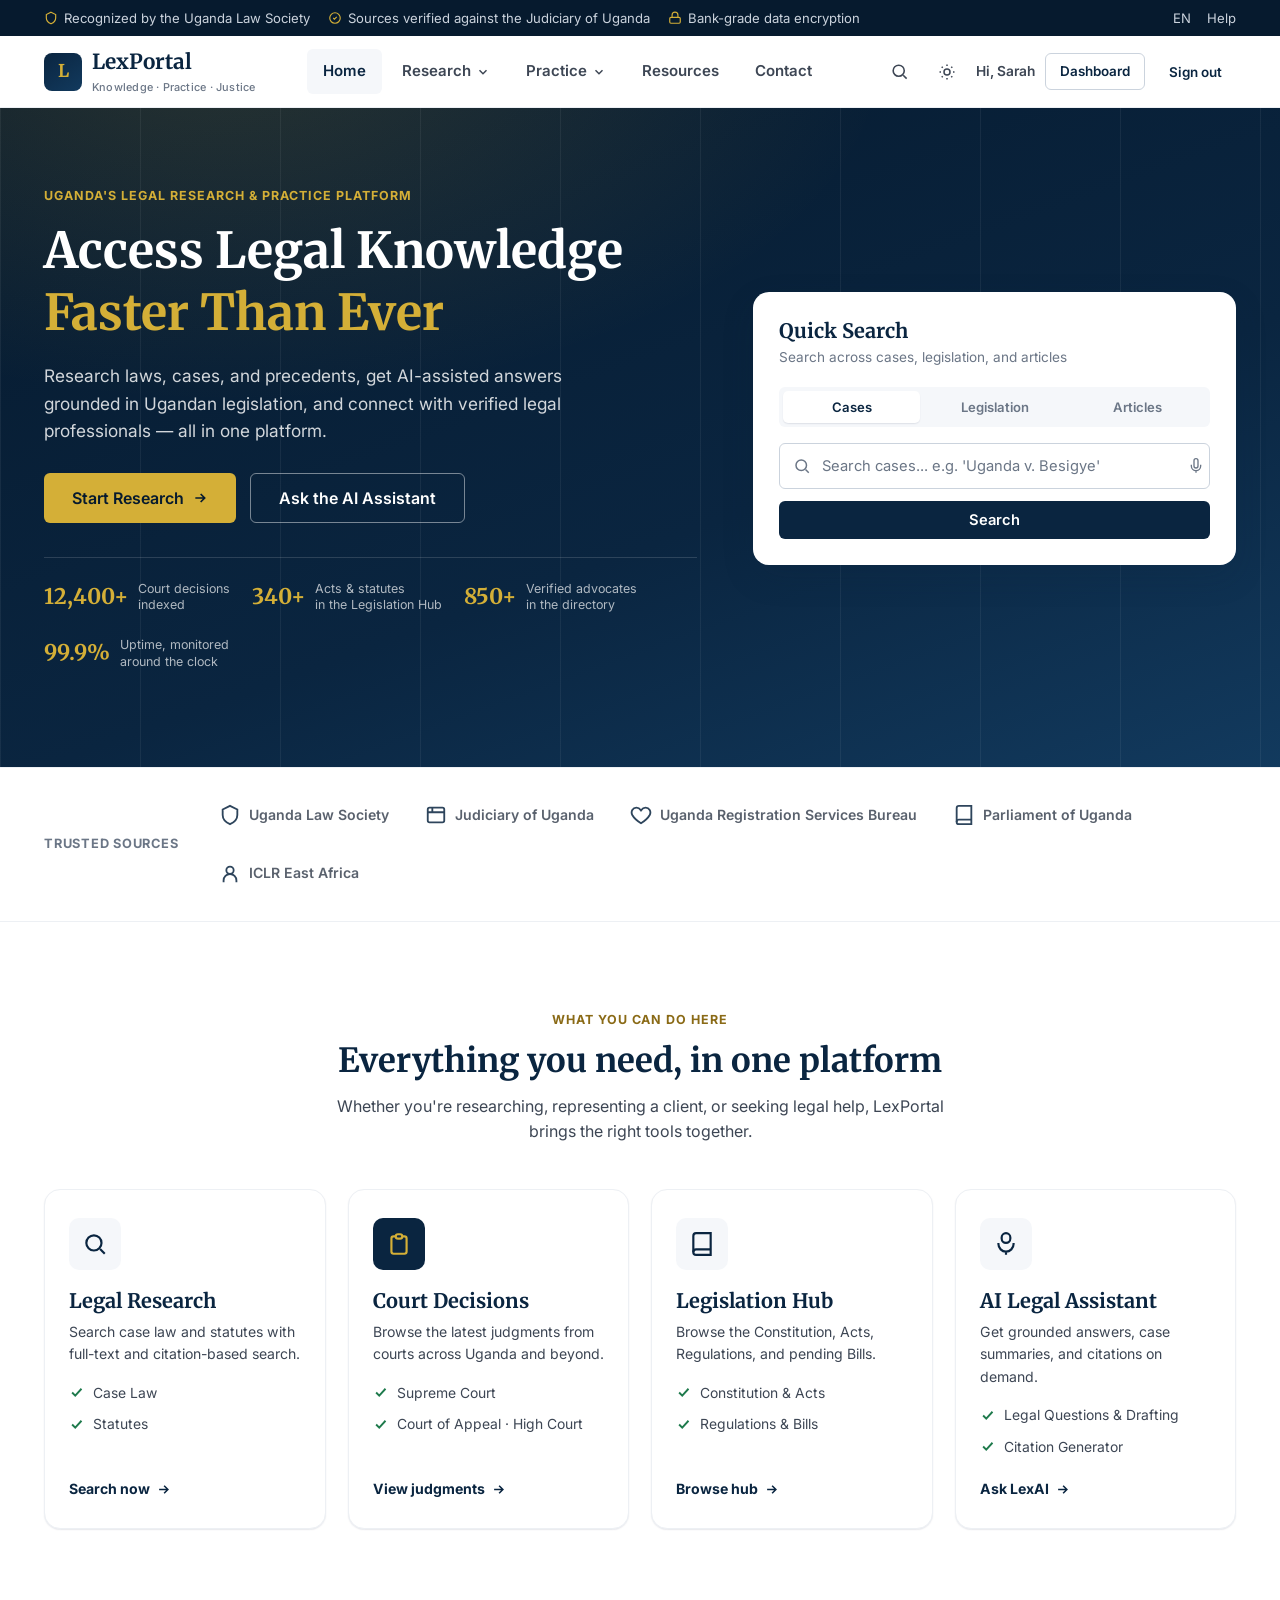
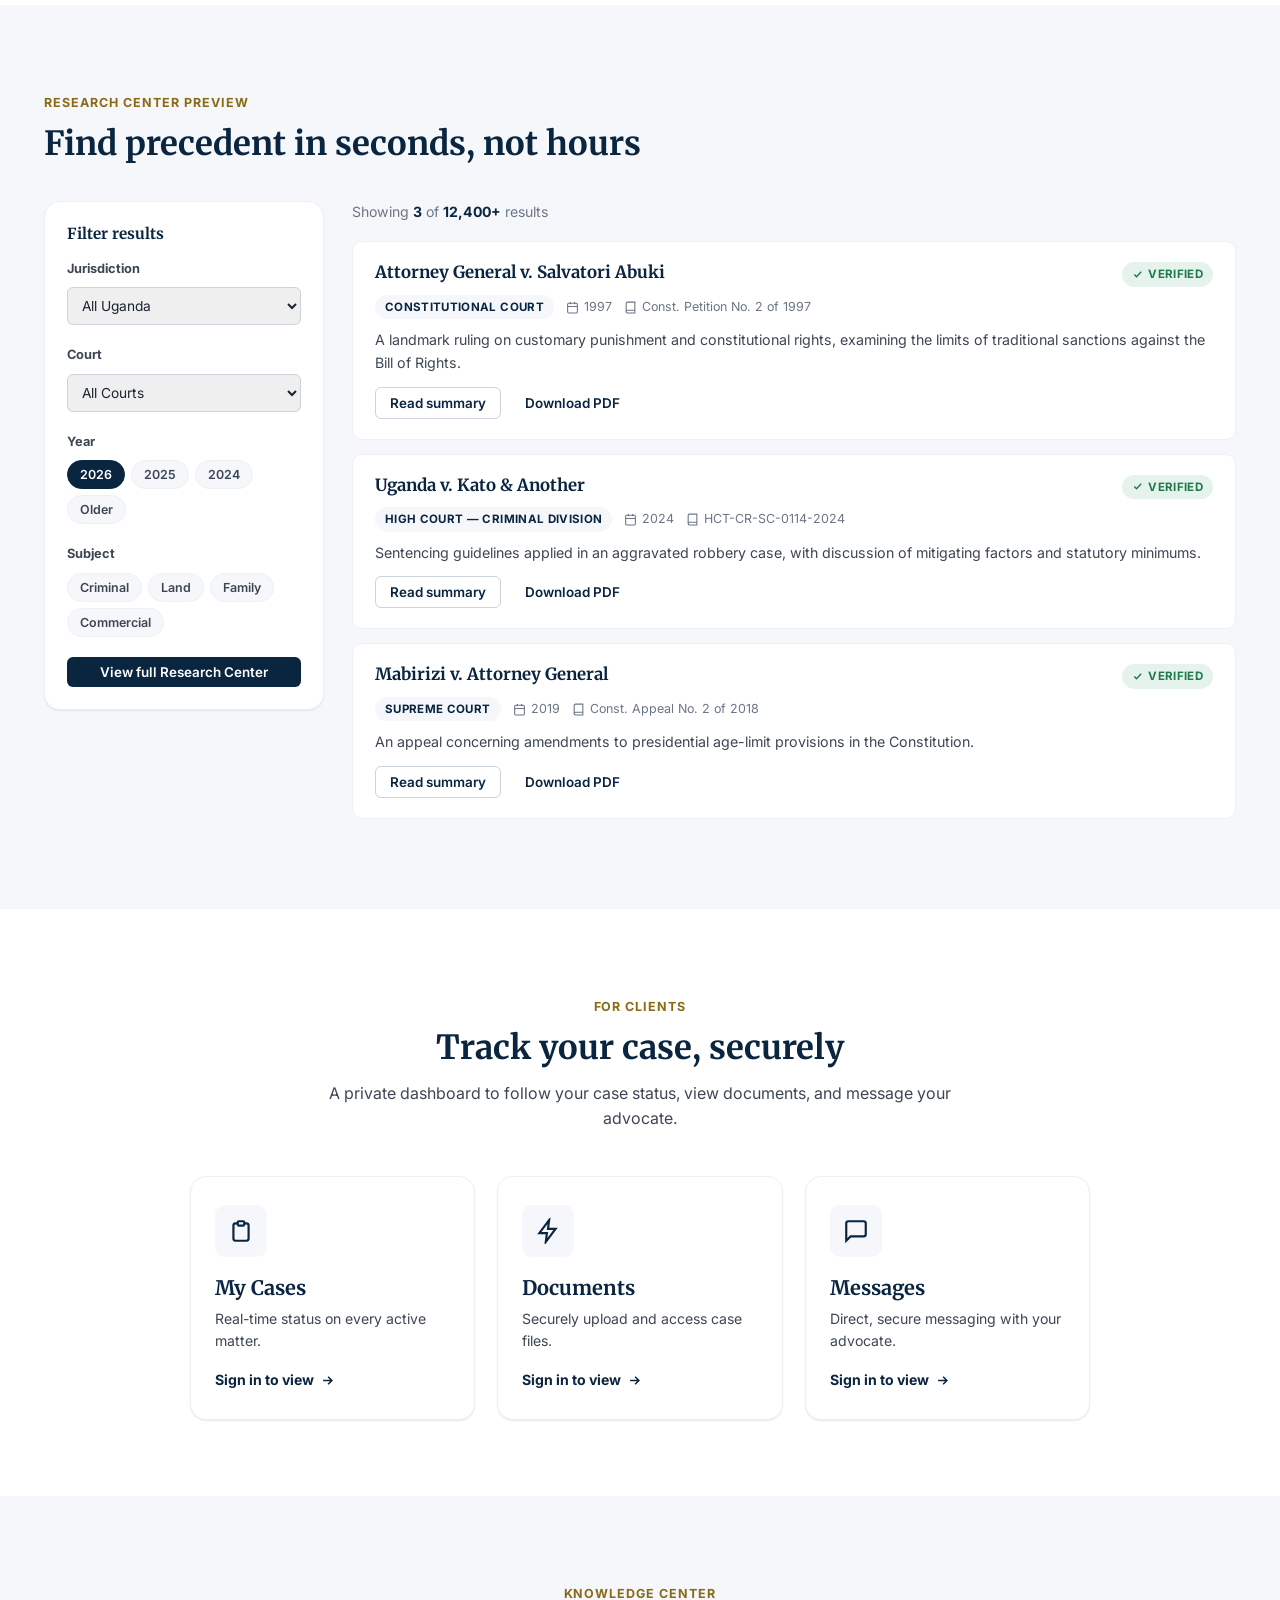
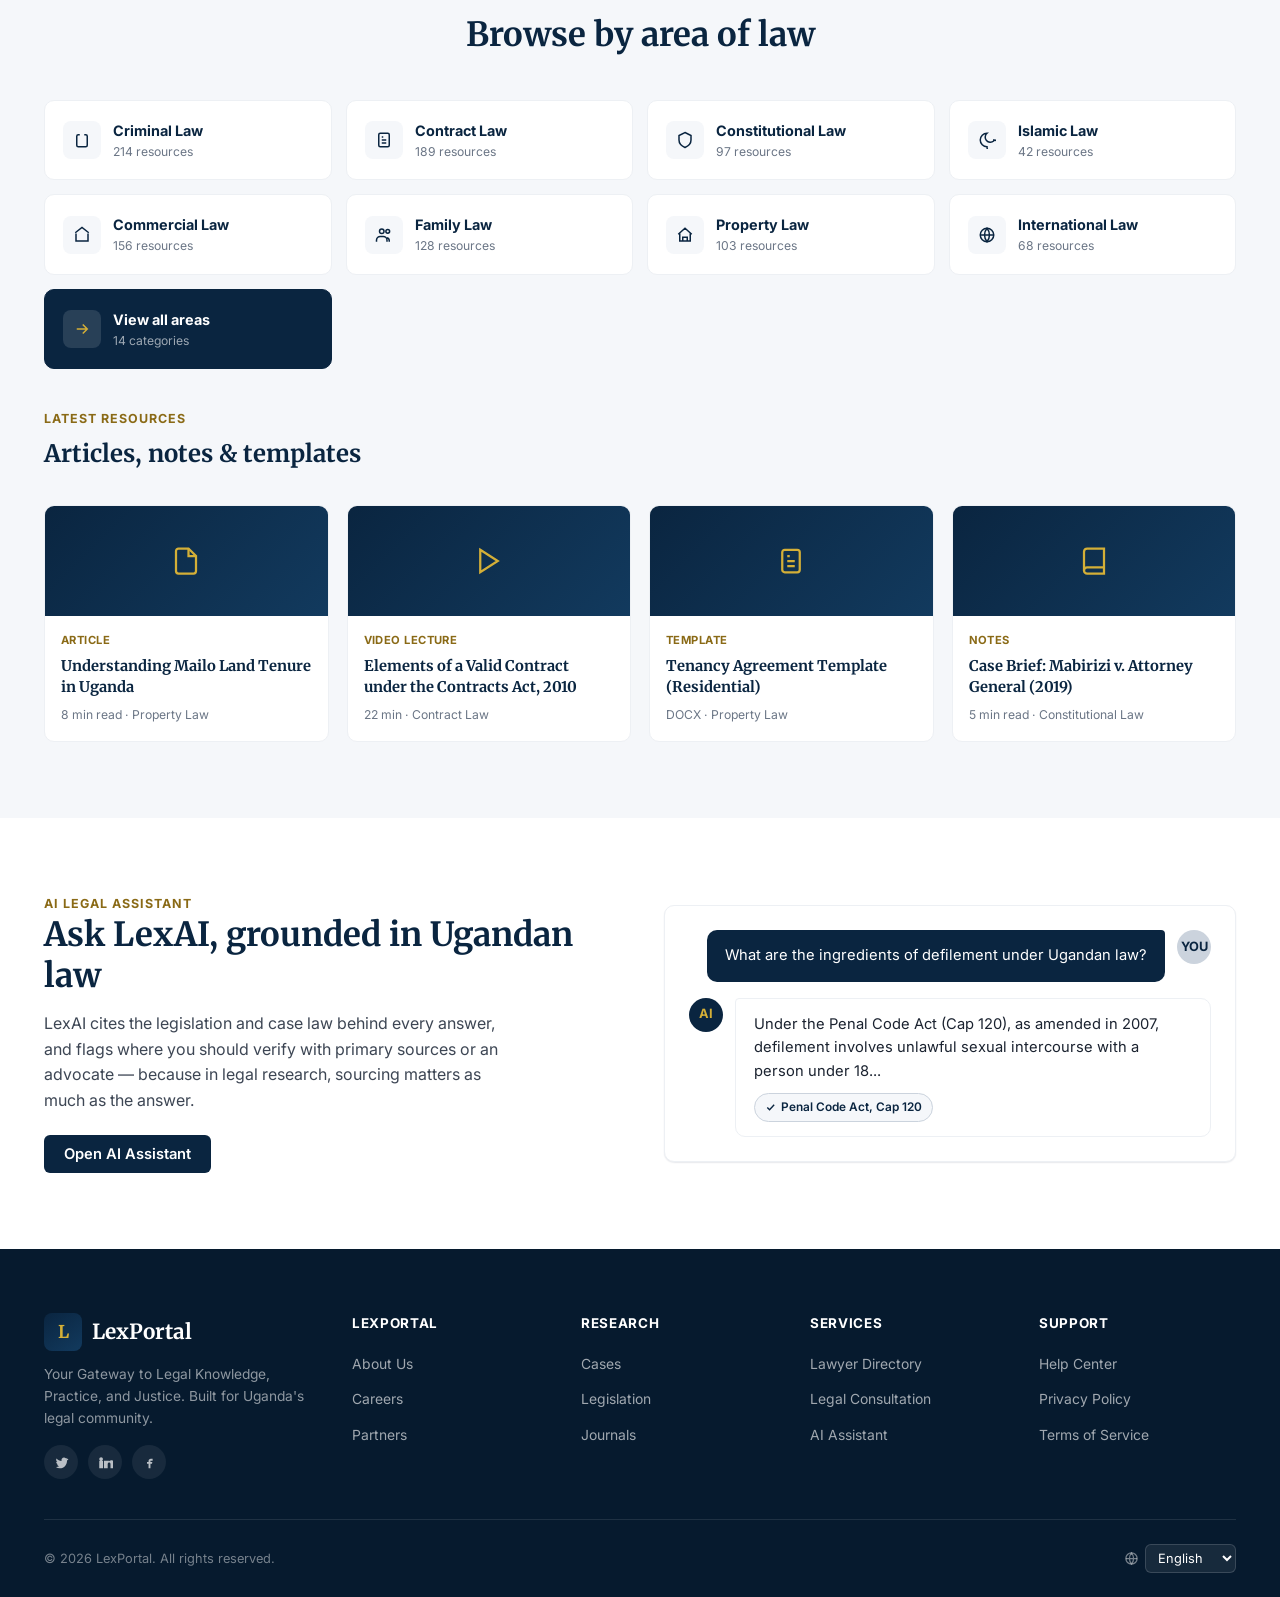
<file: lexportal-preview.html>
<!DOCTYPE html>
<html lang="en">
<head>
<meta charset="UTF-8">
<meta name="viewport" content="width=device-width, initial-scale=1.0">
<title>LexPortal — Your Gateway to Legal Knowledge, Practice, and Justice</title>
<meta name="description" content="LexPortal is Uganda's legal research, practice, and justice platform — case law, legislation, an AI legal assistant, and tools for clients and practitioners.">
<link rel="preconnect" href="https://fonts.googleapis.com">
<link href="https://fonts.googleapis.com/css2?family=Merriweather:wght@400;700;900&family=Inter:wght@400;500;600;700;800&display=swap" rel="stylesheet">
<style>
/* ==========================================================================
   LexPortal — Design Tokens & Global Styles
   Brand: Navy / Gold / White / Light Gray | Merriweather + Inter
   ========================================================================== */

:root {
  /* --- Brand colors --- */
  --navy: #0A2540;
  --navy-light: #123A5E;
  --navy-deep: #061A2E;

  /* Gold has TWO tokens — this is the WCAG fix:
     --gold        : decorative use only (icons, borders, large display text, backgrounds on navy)
     --gold-text   : darkened, AA-safe version for any gold text on white/light backgrounds */
  --gold: #D4AF37;
  --gold-text: #7A5E12;     /* ~4.6:1 on white — passes AA for normal text */
  --gold-text-large: #8A6A16; /* ~3.9:1 — acceptable for large/bold text (AA large-text threshold 3:1) */
  --gold-soft: #F4E8C8;     /* tint for subtle highlight backgrounds */

  --white: #FFFFFF;
  --gray-light: #F5F7FA;
  --gray-100: #EDF0F4;
  --gray-300: #CBD3DD;
  --gray-500: #6B7686;
  --gray-700: #3D4654;
  --gray-900: #1B2330;

  --success: #1E7A4C;
  --danger: #B3261E;
  --info: #2563A8;

  /* --- Typography --- */
  --font-heading: 'Merriweather', Georgia, serif;
  --font-body: 'Inter', -apple-system, BlinkMacSystemFont, 'Segoe UI', sans-serif;

  /* --- Layout --- */
  --maxw: 1240px;
  --radius-sm: 6px;
  --radius-md: 10px;
  --radius-lg: 16px;
  --shadow-sm: 0 1px 2px rgba(10, 37, 64, 0.06), 0 1px 1px rgba(10, 37, 64, 0.04);
  --shadow-md: 0 4px 16px rgba(10, 37, 64, 0.10);
  --shadow-lg: 0 12px 32px rgba(10, 37, 64, 0.16);

  --nav-height: 72px;
}

/* --- Reset --- */
* { margin: 0; padding: 0; box-sizing: border-box; }
html { scroll-behavior: smooth; }
body {
  font-family: var(--font-body);
  color: var(--gray-900);
  background: var(--white);
  line-height: 1.6;
  -webkit-font-smoothing: antialiased;
}
img { max-width: 100%; display: block; }
a { color: inherit; text-decoration: none; }
button { font-family: inherit; cursor: pointer; border: none; background: none; }
ul { list-style: none; }
input, select, textarea { font-family: inherit; font-size: inherit; }

/* Respect reduced motion */
@media (prefers-reduced-motion: reduce) {
  *, *::before, *::after { animation-duration: 0.01ms !important; transition-duration: 0.01ms !important; scroll-behavior: auto !important; }
}

/* Visible keyboard focus everywhere — accessibility requirement */
a:focus-visible, button:focus-visible, input:focus-visible,
select:focus-visible, textarea:focus-visible, [tabindex]:focus-visible {
  outline: 3px solid var(--gold);
  outline-offset: 2px;
  border-radius: 4px;
}

.container { max-width: var(--maxw); margin: 0 auto; padding: 0 24px; }

h1, h2, h3, h4 { font-family: var(--font-heading); color: var(--navy); line-height: 1.25; font-weight: 700; }
h1 { font-size: clamp(2rem, 4vw, 3.1rem); }
h2 { font-size: clamp(1.5rem, 2.6vw, 2.1rem); }
h3 { font-size: 1.25rem; }
p { color: var(--gray-700); }
.eyebrow {
  font-family: var(--font-body);
  font-size: 0.78rem;
  font-weight: 700;
  letter-spacing: 0.08em;
  text-transform: uppercase;
  color: var(--gold-text-large);
}

/* Skip link for screen reader / keyboard users */
.skip-link {
  position: absolute; left: -999px; top: 0; z-index: 1000;
  background: var(--navy); color: var(--white); padding: 10px 18px; border-radius: 0 0 8px 0;
}
.skip-link:focus { left: 0; }

/* ==========================================================================
   Top bar (trust strip) — addresses "missing trust indicators" critique
   ========================================================================== */
.topbar {
  background: var(--navy-deep);
  color: var(--gray-300);
  font-size: 0.82rem;
}
.topbar .container {
  display: flex; align-items: center; justify-content: space-between;
  height: 36px; gap: 16px; flex-wrap: wrap;
}
.topbar-trust { display: flex; align-items: center; gap: 18px; flex-wrap: wrap; }
.topbar-trust span { display: inline-flex; align-items: center; gap: 6px; }
.topbar-trust svg { width: 14px; height: 14px; flex-shrink: 0; color: var(--gold); }
.topbar-links { display: flex; gap: 16px; }
.topbar-links a:hover { color: var(--white); text-decoration: underline; }

/* ==========================================================================
   Navigation — consolidated to 5 visible top-level items
   Home | Research ▾ | Practice ▾ | Resources | Contact
   ========================================================================== */
.navbar {
  position: sticky; top: 0; z-index: 500;
  background: var(--white);
  border-bottom: 1px solid var(--gray-100);
  height: var(--nav-height);
}
.navbar .container { display: flex; align-items: center; justify-content: space-between; height: 100%; gap: 20px; }

.brand { display: flex; align-items: center; gap: 10px; font-family: var(--font-heading); font-weight: 700; font-size: 1.3rem; color: var(--navy); }
.brand .mark {
  width: 38px; height: 38px; border-radius: 8px;
  background: linear-gradient(145deg, var(--navy), var(--navy-light));
  display: flex; align-items: center; justify-content: center;
  color: var(--gold); font-family: var(--font-heading); font-weight: 700; font-size: 1.1rem;
  flex-shrink: 0;
}
.brand .tagline-mini { display: block; font-family: var(--font-body); font-weight: 500; font-size: 0.68rem; color: var(--gray-500); letter-spacing: 0.02em; }

.nav-main { display: flex; align-items: center; gap: 4px; flex: 1; justify-content: center; }
.nav-item { position: relative; }
.nav-link {
  display: flex; align-items: center; gap: 5px;
  padding: 10px 16px; border-radius: var(--radius-sm);
  font-weight: 600; font-size: 0.94rem; color: var(--gray-700);
  transition: background 0.15s, color 0.15s;
}
.nav-link:hover, .nav-link.active { color: var(--navy); background: var(--gray-light); }
.nav-link svg.chev { width: 14px; height: 14px; transition: transform 0.15s; }
.nav-item.open .nav-link svg.chev { transform: rotate(180deg); }

.dropdown {
  position: absolute; top: calc(100% + 8px); left: 0;
  background: var(--white); border: 1px solid var(--gray-100); border-radius: var(--radius-md);
  box-shadow: var(--shadow-lg); min-width: 240px; padding: 8px;
  opacity: 0; visibility: hidden; transform: translateY(-6px);
  transition: opacity 0.15s, transform 0.15s, visibility 0.15s;
}
.nav-item.open .dropdown { opacity: 1; visibility: visible; transform: translateY(0); }
.dropdown a {
  display: flex; flex-direction: column; gap: 2px; padding: 10px 12px; border-radius: var(--radius-sm);
  color: var(--gray-900);
}
.dropdown a:hover { background: var(--gray-light); }
.dropdown a strong { font-size: 0.92rem; font-weight: 600; }
.dropdown a span { font-size: 0.78rem; color: var(--gray-500); }

.nav-actions { display: flex; align-items: center; gap: 10px; flex-shrink: 0; }
.nav-search-btn {
  width: 38px; height: 38px; border-radius: 50%; display: flex; align-items: center; justify-content: center;
  color: var(--gray-700); transition: background 0.15s;
}
.nav-search-btn:hover { background: var(--gray-light); }
.nav-search-btn svg { width: 19px; height: 19px; }

.btn {
  display: inline-flex; align-items: center; justify-content: center; gap: 8px;
  padding: 10px 20px; border-radius: var(--radius-sm); font-weight: 600; font-size: 0.92rem;
  transition: transform 0.12s, box-shadow 0.12s, background 0.15s, color 0.15s, border-color .15s;
  white-space: nowrap;
}
.btn-primary { background: var(--navy); color: var(--white); }
.btn-primary:hover { background: var(--navy-light); box-shadow: var(--shadow-md); }
.btn-gold { background: var(--gold); color: var(--navy-deep); }
.btn-gold:hover { background: #c19f2f; box-shadow: var(--shadow-md); }
.btn-outline { background: transparent; color: var(--navy); border: 1.5px solid var(--gray-300); }
.btn-outline:hover { border-color: var(--navy); background: var(--gray-light); }
.btn-outline-light { background: transparent; color: var(--white); border: 1.5px solid rgba(255,255,255,0.45); }
.btn-outline-light:hover { background: rgba(255,255,255,0.1); border-color: var(--white); }
.btn-ghost { color: var(--navy); }
.btn-ghost:hover { background: var(--gray-light); }
.btn-sm { padding: 7px 14px; font-size: 0.84rem; }
.btn-lg { padding: 14px 28px; font-size: 1rem; }
.btn-block { width: 100%; }
.btn:disabled { opacity: 0.55; cursor: not-allowed; }

/* Mobile nav toggle */
.nav-toggle { display: none; width: 40px; height: 40px; align-items: center; justify-content: center; border-radius: var(--radius-sm); }
.nav-toggle:hover { background: var(--gray-light); }
.nav-toggle svg { width: 22px; height: 22px; color: var(--navy); }

/* ==========================================================================
   Hero
   ========================================================================== */
.hero {
  position: relative; overflow: hidden;
  background: radial-gradient(ellipse 1100px 600px at 18% -10%, rgba(212,175,55,0.16), transparent 60%), linear-gradient(160deg, var(--navy-deep) 0%, var(--navy) 60%, var(--navy-light) 100%);
  color: var(--white);
  padding: 78px 0 96px;
}
.hero::before {
  content: ""; position: absolute; inset: 0; pointer-events: none; opacity: 0.06;
  background-image:
    repeating-linear-gradient(90deg, var(--white) 0 1px, transparent 1px 140px);
}
.hero .container { position: relative; display: grid; grid-template-columns: 1.15fr 0.85fr; gap: 56px; align-items: center; }
.hero-eyebrow { color: var(--gold); }
.hero h1 { color: var(--white); margin: 14px 0 18px; }
.hero h1 .accent { color: var(--gold); }
.hero p.lead { color: rgba(255,255,255,0.82); font-size: 1.08rem; max-width: 540px; margin-bottom: 28px; }
.hero-cta-row { display: flex; gap: 14px; flex-wrap: wrap; margin-bottom: 34px; }

.hero-trust { display: flex; flex-wrap: wrap; gap: 22px; padding-top: 22px; border-top: 1px solid rgba(255,255,255,0.14); }
.hero-trust-item { display: flex; align-items: center; gap: 10px; }
.hero-trust-item .num { font-family: var(--font-heading); font-weight: 700; font-size: 1.35rem; color: var(--gold); }
.hero-trust-item .label { font-size: 0.78rem; color: rgba(255,255,255,0.68); line-height: 1.3; }

/* Quick search panel docked into hero */
.quick-search-card {
  background: var(--white); border-radius: var(--radius-lg); box-shadow: var(--shadow-lg);
  padding: 26px; color: var(--gray-900);
}
.quick-search-card h3 { margin-bottom: 4px; }
.quick-search-card .sub { font-size: 0.85rem; color: var(--gray-500); margin-bottom: 18px; }
.qs-tabs { display: flex; gap: 6px; background: var(--gray-light); border-radius: var(--radius-sm); padding: 4px; margin-bottom: 16px; }
.qs-tab { flex: 1; padding: 8px 6px; border-radius: 5px; font-size: 0.82rem; font-weight: 600; color: var(--gray-500); text-align: center; }
.qs-tab.active { background: var(--white); color: var(--navy); box-shadow: var(--shadow-sm); }
.search-field { position: relative; margin-bottom: 12px; }
.search-field svg { position: absolute; left: 14px; top: 50%; transform: translateY(-50%); width: 18px; height: 18px; color: var(--gray-500); }
.search-field input {
  width: 100%; padding: 13px 14px 13px 42px; border: 1.5px solid var(--gray-300); border-radius: var(--radius-sm);
  font-size: 0.92rem; color: var(--gray-900); transition: border-color 0.15s;
}
.search-field input:focus { border-color: var(--navy); outline: none; }
.search-field input::placeholder { color: var(--gray-500); }
.qs-voice-btn {
  position: absolute; right: 8px; top: 50%; transform: translateY(-50%);
  width: 28px; height: 28px; border-radius: 50%; display: flex; align-items: center; justify-content: center; color: var(--gray-500);
}
.qs-voice-btn:hover { background: var(--gray-light); color: var(--navy); }
.qs-voice-btn svg { width: 16px; height: 16px; }
.qs-voice-btn.listening { color: var(--danger); animation: pulse-rec 1.1s infinite; }
@keyframes pulse-rec { 0%,100% { opacity: 1; } 50% { opacity: 0.4; } }

/* ==========================================================================
   Section scaffolding
   ========================================================================== */
.section { padding: 76px 0; }
.section-alt { background: var(--gray-light); }
.section-head { text-align: center; max-width: 640px; margin: 0 auto 44px; }
.section-head h2 { margin-top: 10px; }
.section-head p { margin-top: 12px; }
.section-head.left { text-align: left; margin: 0 0 36px; max-width: none; }

/* ==========================================================================
   Dashboard cards (4-up)
   ========================================================================== */
.grid-4 { display: grid; grid-template-columns: repeat(4, 1fr); gap: 22px; }
.dash-card {
  background: var(--white); border: 1px solid var(--gray-100); border-radius: var(--radius-lg);
  padding: 28px 24px; box-shadow: var(--shadow-sm); transition: transform 0.18s, box-shadow 0.18s, border-color .18s;
  display: flex; flex-direction: column; height: 100%;
}
.dash-card:hover { transform: translateY(-4px); box-shadow: var(--shadow-lg); border-color: transparent; }
.dash-card .icon-wrap {
  width: 52px; height: 52px; border-radius: var(--radius-md); display: flex; align-items: center; justify-content: center;
  margin-bottom: 18px; color: var(--navy); background: var(--gray-light);
}
.dash-card.accent .icon-wrap { background: var(--navy); color: var(--gold); }
.dash-card .icon-wrap svg { width: 26px; height: 26px; }
.dash-card h3 { margin-bottom: 8px; }
.dash-card p.desc { font-size: 0.88rem; margin-bottom: 16px; flex-grow: 0; }
.dash-card ul.feature-list { display: flex; flex-direction: column; gap: 9px; margin-bottom: 20px; flex-grow: 1; }
.dash-card ul.feature-list li { display: flex; align-items: center; gap: 9px; font-size: 0.87rem; color: var(--gray-700); }
.dash-card ul.feature-list svg { width: 15px; height: 15px; color: var(--success); flex-shrink: 0; }
.dash-card .card-cta { margin-top: auto; font-weight: 700; font-size: 0.88rem; color: var(--navy); display: inline-flex; align-items: center; gap: 6px; }
.dash-card .card-cta svg { width: 15px; height: 15px; transition: transform 0.15s; }
.dash-card:hover .card-cta svg { transform: translateX(3px); }

/* ==========================================================================
   Trust / authority band
   ========================================================================== */
.trust-band { background: var(--white); border-top: 1px solid var(--gray-100); border-bottom: 1px solid var(--gray-100); padding: 36px 0; }
.trust-band .container { display: flex; align-items: center; gap: 40px; flex-wrap: wrap; justify-content: space-between; }
.trust-band-label { font-size: 0.8rem; font-weight: 700; color: var(--gray-500); text-transform: uppercase; letter-spacing: 0.06em; white-space: nowrap; }
.trust-logos { display: flex; gap: 36px; flex-wrap: wrap; align-items: center; flex: 1; }
.trust-logo-item { display: flex; align-items: center; gap: 8px; color: var(--gray-700); font-weight: 600; font-size: 0.88rem; opacity: 0.85; }
.trust-logo-item svg { width: 22px; height: 22px; color: var(--navy); }

/* ==========================================================================
   Research preview / results
   ========================================================================== */
.research-layout { display: grid; grid-template-columns: 280px 1fr; gap: 28px; }
.filter-panel {
  background: var(--white); border: 1px solid var(--gray-100); border-radius: var(--radius-lg);
  padding: 22px; box-shadow: var(--shadow-sm); align-self: start; position: sticky; top: calc(var(--nav-height) + 20px);
}
.filter-panel h4 { font-size: 0.95rem; margin-bottom: 16px; }
.filter-group { margin-bottom: 20px; }
.filter-group label.filter-label { display: block; font-size: 0.8rem; font-weight: 700; color: var(--gray-700); margin-bottom: 8px; }
.filter-group select, .filter-group input[type="text"] {
  width: 100%; padding: 9px 10px; border: 1.5px solid var(--gray-300); border-radius: var(--radius-sm); font-size: 0.86rem; color: var(--gray-900);
}
.filter-group select:focus, .filter-group input:focus { outline: none; border-color: var(--navy); }
.chip-row { display: flex; flex-wrap: wrap; gap: 6px; }
.chip {
  padding: 6px 12px; border-radius: 999px; font-size: 0.78rem; font-weight: 600;
  background: var(--gray-light); color: var(--gray-700); border: 1px solid var(--gray-100);
}
.chip.active { background: var(--navy); color: var(--white); border-color: var(--navy); }

.results-toolbar { display: flex; align-items: center; justify-content: space-between; margin-bottom: 18px; flex-wrap: wrap; gap: 12px; }
.results-count { font-size: 0.88rem; color: var(--gray-500); }
.results-count strong { color: var(--navy); }

.result-card {
  background: var(--white); border: 1px solid var(--gray-100); border-radius: var(--radius-md);
  padding: 20px 22px; margin-bottom: 14px; transition: box-shadow 0.15s, border-color 0.15s;
}
.result-card:hover { box-shadow: var(--shadow-md); border-color: var(--gray-300); }
.result-card-top { display: flex; justify-content: space-between; align-items: flex-start; gap: 14px; margin-bottom: 8px; }
.result-card h4 { font-family: var(--font-heading); font-size: 1.05rem; color: var(--navy); }
.result-meta { display: flex; gap: 12px; flex-wrap: wrap; font-size: 0.78rem; color: var(--gray-500); margin-bottom: 10px; }
.result-meta span { display: inline-flex; align-items: center; gap: 5px; }
.result-meta svg { width: 13px; height: 13px; }
.result-card p.snippet { font-size: 0.89rem; margin-bottom: 12px; }
.badge {
  display: inline-flex; align-items: center; gap: 5px; padding: 3px 10px; border-radius: 999px;
  font-size: 0.72rem; font-weight: 700; text-transform: uppercase; letter-spacing: 0.03em;
}
.badge-verified { background: #E5F3EC; color: var(--success); }
.badge-court { background: var(--gray-light); color: var(--navy); }
.result-actions { display: flex; gap: 10px; }

/* ==========================================================================
   Client / Practitioner dashboards
   ========================================================================== */
.app-shell { display: grid; grid-template-columns: 260px 1fr; min-height: calc(100vh - var(--nav-height)); }
.app-sidebar { background: var(--navy-deep); color: var(--white); padding: 28px 16px; display: flex; flex-direction: column; }
.app-sidebar .role-tag {
  display: inline-flex; align-items: center; gap: 6px; font-size: 0.72rem; font-weight: 700; text-transform: uppercase;
  letter-spacing: 0.05em; color: var(--gold); background: rgba(212,175,55,0.12); padding: 4px 10px; border-radius: 999px; margin-bottom: 18px; align-self: flex-start;
}
.app-sidebar .user-block { display: flex; align-items: center; gap: 12px; margin-bottom: 26px; padding-bottom: 22px; border-bottom: 1px solid rgba(255,255,255,0.12); }
.app-sidebar .avatar { width: 42px; height: 42px; border-radius: 50%; background: linear-gradient(145deg, var(--gold), #b5912b); display: flex; align-items: center; justify-content: center; font-weight: 700; color: var(--navy-deep); flex-shrink: 0; }
.app-sidebar .user-block .name { font-weight: 700; font-size: 0.92rem; }
.app-sidebar .user-block .sub { font-size: 0.76rem; color: rgba(255,255,255,0.55); }
.side-nav { display: flex; flex-direction: column; gap: 3px; flex: 1; }
.side-nav a {
  display: flex; align-items: center; gap: 11px; padding: 10px 12px; border-radius: var(--radius-sm);
  font-size: 0.88rem; font-weight: 600; color: rgba(255,255,255,0.72); transition: background 0.15s, color 0.15s;
}
.side-nav a svg { width: 18px; height: 18px; flex-shrink: 0; }
.side-nav a:hover { background: rgba(255,255,255,0.06); color: var(--white); }
.side-nav a.active { background: rgba(212,175,55,0.14); color: var(--gold); }
.side-nav .divider { height: 1px; background: rgba(255,255,255,0.1); margin: 12px 0; }
.app-sidebar .logout-link { margin-top: auto; padding-top: 16px; border-top: 1px solid rgba(255,255,255,0.12); }

.app-main { padding: 32px 36px; background: var(--gray-light); }
.app-header { display: flex; justify-content: space-between; align-items: flex-start; margin-bottom: 28px; flex-wrap: wrap; gap: 14px; }
.app-header h1 { font-size: 1.6rem; }
.app-header .meta { font-size: 0.88rem; color: var(--gray-500); margin-top: 4px; }

.stat-grid { display: grid; grid-template-columns: repeat(4, 1fr); gap: 18px; margin-bottom: 30px; }
.stat-card { background: var(--white); border-radius: var(--radius-md); padding: 20px; box-shadow: var(--shadow-sm); border: 1px solid var(--gray-100); }
.stat-card .stat-top { display: flex; justify-content: space-between; align-items: center; margin-bottom: 10px; }
.stat-card .stat-icon { width: 38px; height: 38px; border-radius: 9px; background: var(--gray-light); display: flex; align-items: center; justify-content: center; color: var(--navy); }
.stat-card .stat-icon svg { width: 19px; height: 19px; }
.stat-card .trend { font-size: 0.76rem; font-weight: 700; display: inline-flex; align-items: center; gap: 3px; }
.trend.up { color: var(--success); }
.trend.down { color: var(--danger); }
.stat-card .stat-value { font-family: var(--font-heading); font-size: 1.7rem; color: var(--navy); font-weight: 700; }
.stat-card .stat-label { font-size: 0.82rem; color: var(--gray-500); margin-top: 2px; }

.panel { background: var(--white); border-radius: var(--radius-md); padding: 24px; box-shadow: var(--shadow-sm); border: 1px solid var(--gray-100); margin-bottom: 22px; }
.panel-head { display: flex; justify-content: space-between; align-items: center; margin-bottom: 18px; }
.panel-head h3 { font-size: 1.05rem; }

table.data-table { width: 100%; border-collapse: collapse; font-size: 0.87rem; }
table.data-table th { text-align: left; padding: 10px 12px; color: var(--gray-500); font-weight: 700; font-size: 0.76rem; text-transform: uppercase; letter-spacing: 0.03em; border-bottom: 2px solid var(--gray-100); }
table.data-table td { padding: 13px 12px; border-bottom: 1px solid var(--gray-100); color: var(--gray-900); }
table.data-table tr:last-child td { border-bottom: none; }
.status-pill { display: inline-flex; padding: 3px 10px; border-radius: 999px; font-size: 0.74rem; font-weight: 700; }
.status-active { background: #E5F3EC; color: var(--success); }
.status-pending { background: #FDF2E3; color: #9A6B16; }
.status-closed { background: var(--gray-100); color: var(--gray-500); }
.status-urgent { background: #FBE7E5; color: var(--danger); }

.doc-row { display: flex; align-items: center; gap: 14px; padding: 12px 0; border-bottom: 1px solid var(--gray-100); }
.doc-row:last-child { border-bottom: none; }
.doc-icon { width: 38px; height: 38px; border-radius: 8px; background: var(--gray-light); display: flex; align-items: center; justify-content: center; color: var(--navy); flex-shrink: 0; }
.doc-icon svg { width: 18px; height: 18px; }
.doc-info { flex: 1; min-width: 0; }
.doc-info .doc-name { font-weight: 600; font-size: 0.89rem; }
.doc-info .doc-meta { font-size: 0.76rem; color: var(--gray-500); }

.modules-grid { display: grid; grid-template-columns: repeat(3, 1fr); gap: 16px; margin-bottom: 28px; }
.module-tile {
  background: var(--white); border: 1px solid var(--gray-100); border-radius: var(--radius-md); padding: 20px;
  display: flex; align-items: center; gap: 14px; box-shadow: var(--shadow-sm); transition: transform 0.15s, box-shadow 0.15s;
}
.module-tile:hover { transform: translateY(-2px); box-shadow: var(--shadow-md); }
.module-tile .m-icon { width: 44px; height: 44px; border-radius: 10px; background: var(--navy); color: var(--gold); display: flex; align-items: center; justify-content: center; flex-shrink: 0; }
.module-tile .m-icon svg { width: 21px; height: 21px; }
.module-tile .m-name { font-weight: 700; font-size: 0.92rem; color: var(--navy); }
.module-tile .m-sub { font-size: 0.78rem; color: var(--gray-500); }

/* ==========================================================================
   AI Assistant chat
   ========================================================================== */
.chat-shell { display: grid; grid-template-columns: 280px 1fr; height: calc(100vh - var(--nav-height)); }
.chat-sidebar { background: var(--white); border-right: 1px solid var(--gray-100); padding: 20px; overflow-y: auto; }
.chat-sidebar h4 { font-size: 0.84rem; color: var(--gray-500); text-transform: uppercase; letter-spacing: 0.04em; margin-bottom: 12px; }
.new-chat-btn { width: 100%; margin-bottom: 18px; justify-content: flex-start; }
.chat-history-item { padding: 10px 12px; border-radius: var(--radius-sm); font-size: 0.85rem; color: var(--gray-700); margin-bottom: 3px; cursor: pointer; }
.chat-history-item:hover, .chat-history-item.active { background: var(--gray-light); color: var(--navy); }
.capability-list { margin-top: 24px; display: flex; flex-direction: column; gap: 8px; }
.capability-list .cap-item { display: flex; align-items: center; gap: 10px; font-size: 0.82rem; color: var(--gray-700); padding: 8px 10px; border-radius: var(--radius-sm); background: var(--gray-light); }
.capability-list .cap-item svg { width: 16px; height: 16px; color: var(--navy); flex-shrink: 0; }

.chat-main { display: flex; flex-direction: column; background: var(--gray-light); }
.chat-disclaimer {
  background: #FDF2E3; border-bottom: 1px solid #F0DDB3; padding: 10px 24px; font-size: 0.8rem; color: #7A5B12;
  display: flex; align-items: center; gap: 8px;
}
.chat-disclaimer svg { width: 15px; height: 15px; flex-shrink: 0; }
.chat-window { flex: 1; overflow-y: auto; padding: 28px 8%; display: flex; flex-direction: column; gap: 18px; }
.chat-msg { max-width: 720px; display: flex; gap: 12px; }
.chat-msg.user { align-self: flex-end; flex-direction: row-reverse; }
.chat-avatar { width: 34px; height: 34px; border-radius: 50%; flex-shrink: 0; display: flex; align-items: center; justify-content: center; font-weight: 700; font-size: 0.8rem; }
.chat-avatar.ai { background: var(--navy); color: var(--gold); }
.chat-avatar.user-av { background: var(--gray-300); color: var(--navy); }
.chat-bubble { padding: 14px 18px; border-radius: var(--radius-md); font-size: 0.92rem; line-height: 1.6; }
.chat-msg.ai .chat-bubble { background: var(--white); border: 1px solid var(--gray-100); color: var(--gray-900); border-top-left-radius: 4px; }
.chat-msg.user .chat-bubble { background: var(--navy); color: var(--white); border-top-right-radius: 4px; }
.chat-bubble p { margin-bottom: 8px; color: inherit; }
.chat-bubble p:last-child { margin-bottom: 0; }
.chat-bubble ul { margin: 8px 0 8px 4px; display: flex; flex-direction: column; gap: 4px; }
.chat-bubble li { font-size: 0.9rem; padding-left: 14px; position: relative; }
.chat-bubble li::before { content: "•"; position: absolute; left: 0; color: var(--gold-text-large); }
.source-pills { display: flex; gap: 6px; flex-wrap: wrap; margin-top: 10px; }
.source-pill {
  display: inline-flex; align-items: center; gap: 5px; padding: 4px 10px; border-radius: 999px; font-size: 0.74rem;
  background: var(--gray-light); color: var(--navy); border: 1px solid var(--gray-300); font-weight: 600;
}
.source-pill svg { width: 11px; height: 11px; }
.typing-dots { display: inline-flex; gap: 4px; padding: 4px 0; }
.typing-dots span { width: 6px; height: 6px; border-radius: 50%; background: var(--gray-500); animation: typing-bounce 1.2s infinite ease-in-out; }
.typing-dots span:nth-child(2) { animation-delay: 0.15s; }
.typing-dots span:nth-child(3) { animation-delay: 0.3s; }
@keyframes typing-bounce { 0%, 80%, 100% { transform: translateY(0); opacity: 0.5; } 40% { transform: translateY(-4px); opacity: 1; } }

.chat-input-bar { padding: 18px 8%; background: var(--white); border-top: 1px solid var(--gray-100); }
.chat-input-row { display: flex; gap: 10px; max-width: 720px; margin: 0 auto; }
.chat-input-row textarea {
  flex: 1; resize: none; border: 1.5px solid var(--gray-300); border-radius: var(--radius-md); padding: 12px 16px;
  font-size: 0.92rem; max-height: 120px; min-height: 48px;
}
.chat-input-row textarea:focus { outline: none; border-color: var(--navy); }
.chat-suggestions { display: flex; gap: 8px; flex-wrap: wrap; max-width: 720px; margin: 0 auto 12px; }
.suggestion-chip {
  font-size: 0.8rem; padding: 7px 14px; border-radius: 999px; background: var(--gray-light);
  border: 1px solid var(--gray-300); color: var(--gray-700); font-weight: 600;
}
.suggestion-chip:hover { border-color: var(--navy); color: var(--navy); }
.send-btn { width: 48px; height: 48px; border-radius: var(--radius-md); background: var(--navy); color: var(--white); display: flex; align-items: center; justify-content: center; flex-shrink: 0; }
.send-btn:hover { background: var(--navy-light); }
.send-btn svg { width: 19px; height: 19px; }

/* ==========================================================================
   Knowledge center
   ========================================================================== */
.tag-grid { display: grid; grid-template-columns: repeat(4, 1fr); gap: 14px; margin-bottom: 40px; }
.tag-card {
  background: var(--white); border: 1px solid var(--gray-100); border-radius: var(--radius-md); padding: 18px;
  display: flex; align-items: center; gap: 12px; transition: border-color 0.15s, transform 0.15s;
}
.tag-card:hover { border-color: var(--navy); transform: translateY(-2px); }
.tag-card .t-icon { width: 38px; height: 38px; border-radius: 8px; background: var(--gray-light); color: var(--navy); display: flex; align-items: center; justify-content: center; flex-shrink: 0; }
.tag-card .t-icon svg { width: 18px; height: 18px; }
.tag-card .t-name { font-weight: 700; font-size: 0.9rem; color: var(--navy); }
.tag-card .t-count { font-size: 0.76rem; color: var(--gray-500); }

.resource-grid { display: grid; grid-template-columns: repeat(4, 1fr); gap: 18px; }
.resource-card { background: var(--white); border: 1px solid var(--gray-100); border-radius: var(--radius-md); overflow: hidden; transition: box-shadow 0.15s; }
.resource-card:hover { box-shadow: var(--shadow-md); }
.resource-thumb { height: 110px; background: linear-gradient(135deg, var(--navy), var(--navy-light)); display: flex; align-items: center; justify-content: center; color: var(--gold); }
.resource-thumb svg { width: 30px; height: 30px; }
.resource-body { padding: 16px; }
.resource-type { font-size: 0.7rem; font-weight: 700; text-transform: uppercase; letter-spacing: 0.04em; color: var(--gold-text-large); margin-bottom: 6px; }
.resource-card h4 { font-size: 0.92rem; line-height: 1.4; margin-bottom: 8px; }
.resource-meta { font-size: 0.76rem; color: var(--gray-500); }

/* ==========================================================================
   Footer
   ========================================================================== */
.site-footer { background: var(--navy-deep); color: rgba(255,255,255,0.7); padding: 64px 0 24px; }
.footer-top { display: grid; grid-template-columns: 1.4fr 1fr 1fr 1fr 1fr; gap: 32px; padding-bottom: 40px; border-bottom: 1px solid rgba(255,255,255,0.1); margin-bottom: 24px; }
.footer-brand .brand { color: var(--white); margin-bottom: 12px; }
.footer-brand p { color: rgba(255,255,255,0.55); font-size: 0.86rem; max-width: 280px; margin-bottom: 16px; }
.footer-col h5 { color: var(--white); font-size: 0.84rem; text-transform: uppercase; letter-spacing: 0.05em; margin-bottom: 16px; }
.footer-col ul { display: flex; flex-direction: column; gap: 10px; }
.footer-col a { font-size: 0.87rem; color: rgba(255,255,255,0.62); transition: color 0.15s; }
.footer-col a:hover { color: var(--gold); }
.footer-bottom { display: flex; justify-content: space-between; align-items: center; flex-wrap: wrap; gap: 12px; font-size: 0.8rem; color: rgba(255,255,255,0.45); }
.footer-social { display: flex; gap: 10px; }
.footer-social a { width: 34px; height: 34px; border-radius: 50%; background: rgba(255,255,255,0.07); display: flex; align-items: center; justify-content: center; }
.footer-social a:hover { background: var(--gold); color: var(--navy-deep); }
.footer-social svg { width: 15px; height: 15px; }
.lang-switch { display: flex; align-items: center; gap: 6px; font-size: 0.8rem; }
.lang-switch select { background: rgba(255,255,255,0.07); color: var(--white); border: 1px solid rgba(255,255,255,0.15); border-radius: 6px; padding: 5px 8px; }

/* ==========================================================================
   Modals (auth, document upload)
   ========================================================================== */
.modal-overlay {
  position: fixed; inset: 0; background: rgba(6, 26, 46, 0.6); z-index: 1000;
  display: none; align-items: center; justify-content: center; padding: 20px;
  backdrop-filter: blur(2px);
}
.modal-overlay.show { display: flex; }
.modal-box { background: var(--white); border-radius: var(--radius-lg); max-width: 440px; width: 100%; padding: 32px; box-shadow: var(--shadow-lg); position: relative; max-height: 90vh; overflow-y: auto; }
.modal-close { position: absolute; top: 18px; right: 18px; width: 32px; height: 32px; border-radius: 50%; display: flex; align-items: center; justify-content: center; color: var(--gray-500); }
.modal-close:hover { background: var(--gray-light); color: var(--navy); }
.modal-close svg { width: 18px; height: 18px; }
.modal-box h2 { font-size: 1.5rem; margin-bottom: 6px; }
.modal-sub { font-size: 0.88rem; color: var(--gray-500); margin-bottom: 24px; }
.form-group { margin-bottom: 16px; }
.form-group label { display: block; font-size: 0.85rem; font-weight: 700; color: var(--gray-700); margin-bottom: 6px; }
.form-group input, .form-group select {
  width: 100%; padding: 11px 14px; border: 1.5px solid var(--gray-300); border-radius: var(--radius-sm); font-size: 0.9rem;
}
.form-group input:focus, .form-group select:focus { outline: none; border-color: var(--navy); }
.form-hint { font-size: 0.76rem; color: var(--gray-500); margin-top: 5px; }
.role-select-row { display: grid; grid-template-columns: 1fr 1fr; gap: 10px; margin-bottom: 18px; }
.role-option { border: 1.5px solid var(--gray-300); border-radius: var(--radius-sm); padding: 12px; text-align: center; font-size: 0.85rem; font-weight: 600; color: var(--gray-700); }
.role-option.active { border-color: var(--navy); background: var(--gray-light); color: var(--navy); }
.modal-footer-link { text-align: center; font-size: 0.86rem; color: var(--gray-500); margin-top: 18px; }
.modal-footer-link a { color: var(--navy); font-weight: 700; }
.modal-footer-link a:hover { text-decoration: underline; }
.form-error { background: #FBE7E5; color: var(--danger); padding: 10px 14px; border-radius: var(--radius-sm); font-size: 0.83rem; margin-bottom: 16px; display: none; }
.form-error.show { display: block; }
.form-success { background: #E5F3EC; color: var(--success); padding: 10px 14px; border-radius: var(--radius-sm); font-size: 0.83rem; margin-bottom: 16px; display: none; }
.form-success.show { display: block; }

/* Toast */
.toast-stack { position: fixed; bottom: 24px; right: 24px; z-index: 1200; display: flex; flex-direction: column; gap: 10px; }
.toast {
  background: var(--navy-deep); color: var(--white); padding: 13px 18px; border-radius: var(--radius-sm);
  font-size: 0.86rem; box-shadow: var(--shadow-lg); display: flex; align-items: center; gap: 10px;
  animation: toast-in 0.25s ease-out; max-width: 320px;
}
.toast svg { width: 16px; height: 16px; color: var(--gold); flex-shrink: 0; }
@keyframes toast-in { from { opacity: 0; transform: translateY(8px); } to { opacity: 1; transform: translateY(0); } }

/* Dark mode toggle (functional) */
[data-theme="dark"] {
  --white: #11181F;
  --gray-light: #182230;
  --gray-100: #232E3D;
  --gray-300: #3A4757;
  --gray-500: #8893A1;
  --gray-700: #C2CAD3;
  --gray-900: #EDF0F4;
  --navy: #11181F;
}
[data-theme="dark"] body { background: #0D1319; }
[data-theme="dark"] .navbar { background: #11181F; border-color: #232E3D; }
[data-theme="dark"] .dash-card, [data-theme="dark"] .panel, [data-theme="dark"] .stat-card,
[data-theme="dark"] .result-card, [data-theme="dark"] .filter-panel, [data-theme="dark"] .modal-box,
[data-theme="dark"] .tag-card, [data-theme="dark"] .resource-card { background: #182230; border-color: #232E3D; }
[data-theme="dark"] .chat-msg.ai .chat-bubble { background: #182230; border-color: #232E3D; }
[data-theme="dark"] h1, [data-theme="dark"] h2, [data-theme="dark"] h3, [data-theme="dark"] h4 { color: #F5F7FA; }
[data-theme="dark"] .dash-card .icon-wrap { background: #232E3D; }
[data-theme="dark"] .trust-band { background: #11181F; }

.theme-toggle { width: 38px; height: 38px; border-radius: 50%; display: flex; align-items: center; justify-content: center; color: var(--gray-700); }
.theme-toggle:hover { background: var(--gray-light); }
.theme-toggle svg { width: 18px; height: 18px; }
.theme-toggle .icon-moon { display: none; }
[data-theme="dark"] .theme-toggle .icon-sun { display: none; }
[data-theme="dark"] .theme-toggle .icon-moon { display: block; }

/* ==========================================================================
   Voice search live indicator
   ========================================================================== */
.voice-overlay {
  position: fixed; inset: 0; background: rgba(10,37,64,0.92); z-index: 1100; display: none;
  align-items: center; justify-content: center; flex-direction: column; color: var(--white); gap: 18px;
}
.voice-overlay.show { display: flex; }
.voice-pulse { width: 90px; height: 90px; border-radius: 50%; background: var(--gold); display: flex; align-items: center; justify-content: center; position: relative; }
.voice-pulse svg { width: 36px; height: 36px; color: var(--navy-deep); }
.voice-pulse::before, .voice-pulse::after { content: ""; position: absolute; inset: 0; border-radius: 50%; border: 2px solid var(--gold); animation: voice-ring 1.8s infinite; }
.voice-pulse::after { animation-delay: 0.5s; }
@keyframes voice-ring { 0% { transform: scale(1); opacity: 0.8; } 100% { transform: scale(2.2); opacity: 0; } }
.voice-transcript { font-size: 1.1rem; min-height: 28px; max-width: 480px; text-align: center; }
.voice-hint { font-size: 0.85rem; color: rgba(255,255,255,0.55); }

/* ==========================================================================
   Admin-specific (kept here for shared tokens; admin pages also link this file)
   ========================================================================== */
.admin-flag-bar { background: var(--danger); color: var(--white); text-align: center; font-size: 0.78rem; font-weight: 700; padding: 6px; letter-spacing: 0.04em; }

/* ==========================================================================
   Responsive
   ========================================================================== */
@media (max-width: 1080px) {
  .grid-4, .stat-grid, .modules-grid, .tag-grid, .resource-grid { grid-template-columns: repeat(2, 1fr); }
  .hero .container { grid-template-columns: 1fr; }
  .quick-search-card { max-width: 480px; }
  .research-layout { grid-template-columns: 1fr; }
  .filter-panel { position: static; }
  .footer-top { grid-template-columns: 1fr 1fr; }
}
@media (max-width: 880px) {
  .app-shell, .chat-shell { grid-template-columns: 1fr; }
  .app-sidebar, .chat-sidebar { display: none; }
  .app-sidebar.mobile-open, .chat-sidebar.mobile-open { display: flex; position: fixed; inset: 0 30% 0 0; z-index: 600; overflow-y: auto; }
}
@media (max-width: 720px) {
  .nav-main { display: none; }
  .nav-main.mobile-open {
    display: flex; flex-direction: column; position: fixed; top: var(--nav-height); left: 0; right: 0;
    background: var(--white); padding: 12px; box-shadow: var(--shadow-lg); z-index: 400; align-items: stretch; gap: 0;
    max-height: calc(100vh - var(--nav-height)); overflow-y: auto;
  }
  .nav-main.mobile-open .nav-item { width: 100%; }
  .nav-main.mobile-open .dropdown { position: static; box-shadow: none; opacity: 1; visibility: visible; transform: none; display: none; margin-left: 12px; }
  .nav-main.mobile-open .nav-item.open .dropdown { display: flex; flex-direction: column; }
  .nav-toggle { display: flex; }
  .nav-actions .btn-outline { display: none; }
  .topbar-trust span:not(:first-child) { display: none; }
  .grid-4, .stat-grid, .modules-grid, .tag-grid, .resource-grid { grid-template-columns: 1fr; }
  .footer-top { grid-template-columns: 1fr; gap: 28px; }
  .hero { padding: 48px 0 64px; }
  .section { padding: 52px 0; }
  .app-main { padding: 22px 18px; }
  .chat-window, .chat-input-bar { padding-left: 5%; padding-right: 5%; }
}

</style>
</head>
<body>
<a href="#main" class="skip-link">Skip to main content</a>

<!-- Trust strip -->
<div class="topbar">
  <div class="container">
    <div class="topbar-trust">
      <span><svg viewBox="0 0 24 24" fill="none" stroke="currentColor" stroke-width="2"><path d="M12 2l8 4v6c0 5-3.5 8-8 10-4.5-2-8-5-8-10V6l8-4z"/></svg> Recognized by the Uganda Law Society</span>
      <span><svg viewBox="0 0 24 24" fill="none" stroke="currentColor" stroke-width="2"><path d="M9 12l2 2 4-4m6 2a9 9 0 11-18 0 9 9 0 0118 0z"/></svg> Sources verified against the Judiciary of Uganda</span>
      <span><svg viewBox="0 0 24 24" fill="none" stroke="currentColor" stroke-width="2"><rect x="3" y="11" width="18" height="10" rx="2"/><path d="M7 11V7a5 5 0 0110 0v4"/></svg> Bank-grade data encryption</span>
    </div>
    <div class="topbar-links">
      <a href="#">EN</a>
      <a href="contact.html">Help</a>
    </div>
  </div>
</div>

<!-- Navigation -->
<header class="navbar">
  <div class="container">
    <a href="index.html" class="brand">
      <span class="mark">L</span>
      <span>LexPortal<span class="tagline-mini">Knowledge · Practice · Justice</span></span>
    </a>

    <button class="nav-toggle" aria-label="Toggle menu" aria-expanded="false">
      <svg viewBox="0 0 24 24" fill="none" stroke="currentColor" stroke-width="2"><path d="M4 6h16M4 12h16M4 18h16"/></svg>
    </button>

    <nav class="nav-main" aria-label="Primary">
      <div class="nav-item">
        <a href="index.html" class="nav-link active">Home</a>
      </div>
      <div class="nav-item has-dropdown">
        <a href="#" class="nav-link" aria-haspopup="true">Research <svg class="chev" viewBox="0 0 24 24" fill="none" stroke="currentColor" stroke-width="2.5"><path d="M6 9l6 6 6-6"/></svg></a>
        <div class="dropdown">
          <a href="research.html?type=cases"><strong>Court Decisions</strong><span>Supreme Court, Court of Appeal, High Court &amp; more</span></a>
          <a href="research.html?type=legislation"><strong>Legislation Hub</strong><span>Constitution, Acts, Regulations, Bills</span></a>
          <a href="research.html"><strong>Research Center</strong><span>Advanced filters across all sources</span></a>
        </div>
      </div>
      <div class="nav-item has-dropdown">
        <a href="#" class="nav-link" aria-haspopup="true">Practice <svg class="chev" viewBox="0 0 24 24" fill="none" stroke="currentColor" stroke-width="2.5"><path d="M6 9l6 6 6-6"/></svg></a>
        <div class="dropdown">
          <a href="assistant.html"><strong>AI Legal Assistant</strong><span>Research, summaries, drafting &amp; citations</span></a>
          <a href="lawyers-directory.html"><strong>Lawyers Directory</strong><span>Find verified, licensed advocates</span></a>
          <a href="practitioner-dashboard.html"><strong>Practitioner Dashboard</strong><span>Case &amp; client management tools</span></a>
        </div>
      </div>
      <div class="nav-item">
        <a href="resources.html" class="nav-link">Resources</a>
      </div>
      <div class="nav-item">
        <a href="contact.html" class="nav-link">Contact</a>
      </div>
    </nav>

    <div class="nav-actions">
      <button class="nav-search-btn" aria-label="Search" data-open-modal="searchModal">
        <svg viewBox="0 0 24 24" fill="none" stroke="currentColor" stroke-width="2"><circle cx="11" cy="11" r="7"/><path d="M21 21l-4.3-4.3"/></svg>
      </button>
      <button class="theme-toggle" aria-label="Toggle dark mode">
        <svg class="icon-sun" viewBox="0 0 24 24" fill="none" stroke="currentColor" stroke-width="2"><circle cx="12" cy="12" r="4"/><path d="M12 2v2M12 20v2M4.93 4.93l1.41 1.41M17.66 17.66l1.41 1.41M2 12h2M20 12h2M4.93 19.07l1.41-1.41M17.66 6.34l1.41-1.41"/></svg>
        <svg class="icon-moon" viewBox="0 0 24 24" fill="none" stroke="currentColor" stroke-width="2"><path d="M21 12.79A9 9 0 1111.21 3a7 7 0 009.79 9.79z"/></svg>
      </button>

      <div data-guest-actions style="display:flex; gap:10px;">
        <button class="btn btn-outline btn-sm" data-open-modal="loginModal">Sign In</button>
        <button class="btn btn-primary btn-sm" data-open-modal="registerModal">Register</button>
      </div>
      <div data-user-actions style="display:none; align-items:center; gap:10px;">
        <span style="font-size:0.86rem; font-weight:600; color:var(--gray-700);">Hi, <span data-user-name></span></span>
        <a data-dash-link href="client-portal.html" class="btn btn-outline btn-sm">Dashboard</a>
        <button data-logout class="btn btn-ghost btn-sm">Sign out</button>
      </div>
    </div>
  </div>
</header>

<main id="main">

<!-- Hero -->
<section class="hero">
  <div class="container">
    <div>
      <p class="eyebrow hero-eyebrow">Uganda's Legal Research &amp; Practice Platform</p>
      <h1>Access Legal Knowledge <span class="accent">Faster Than Ever</span></h1>
      <p class="lead">Research laws, cases, and precedents, get AI-assisted answers grounded in Ugandan legislation, and connect with verified legal professionals — all in one platform.</p>
      <div class="hero-cta-row">
        <button class="btn btn-gold btn-lg" onclick="window.location.href='research.html'">
          Start Research
          <svg viewBox="0 0 24 24" width="16" height="16" fill="none" stroke="currentColor" stroke-width="2.5"><path d="M5 12h14M13 6l6 6-6 6"/></svg>
        </button>
        <button class="btn btn-outline-light btn-lg" onclick="window.lexGoToAssistant('')">Ask the AI Assistant</button>
      </div>
      <div class="hero-trust">
        <div class="hero-trust-item"><span class="num">12,400+</span><span class="label">Court decisions<br>indexed</span></div>
        <div class="hero-trust-item"><span class="num">340+</span><span class="label">Acts &amp; statutes<br>in the Legislation Hub</span></div>
        <div class="hero-trust-item"><span class="num">850+</span><span class="label">Verified advocates<br>in the directory</span></div>
        <div class="hero-trust-item"><span class="num">99.9%</span><span class="label">Uptime, monitored<br>around the clock</span></div>
      </div>
    </div>

    <div class="quick-search-card">
      <h3>Quick Search</h3>
      <p class="sub">Search across cases, legislation, and articles</p>
      <div class="qs-tabs">
        <button class="qs-tab active" data-tab="cases">Cases</button>
        <button class="qs-tab" data-tab="legislation">Legislation</button>
        <button class="qs-tab" data-tab="articles">Articles</button>
      </div>
      <form onsubmit="event.preventDefault(); window.location.href='research.html?q=' + encodeURIComponent(this.q.value);">
        <div class="search-field">
          <svg viewBox="0 0 24 24" fill="none" stroke="currentColor" stroke-width="2"><circle cx="11" cy="11" r="7"/><path d="M21 21l-4.3-4.3"/></svg>
          <input type="text" name="q" id="qsCases" placeholder="Search cases... e.g. 'Uganda v. Besigye'">
          <button type="button" class="qs-voice-btn" data-voice-search="#qsCases" aria-label="Search by voice">
            <svg viewBox="0 0 24 24" fill="none" stroke="currentColor" stroke-width="2"><path d="M12 1a3 3 0 00-3 3v8a3 3 0 006 0V4a3 3 0 00-3-3z"/><path d="M19 10v2a7 7 0 01-14 0v-2M12 19v3"/></svg>
          </button>
        </div>
        <button type="submit" class="btn btn-primary btn-block">Search</button>
      </form>
    </div>
  </div>
</section>

<!-- Trust band -->
<section class="trust-band">
  <div class="container">
    <span class="trust-band-label">Trusted sources</span>
    <div class="trust-logos">
      <span class="trust-logo-item"><svg viewBox="0 0 24 24" fill="none" stroke="currentColor" stroke-width="2"><path d="M12 2l8 4v6c0 5-3.5 8-8 10-4.5-2-8-5-8-10V6l8-4z"/></svg> Uganda Law Society</span>
      <span class="trust-logo-item"><svg viewBox="0 0 24 24" fill="none" stroke="currentColor" stroke-width="2"><rect x="3" y="4" width="18" height="16" rx="2"/><path d="M3 9h18M8 4v5"/></svg> Judiciary of Uganda</span>
      <span class="trust-logo-item"><svg viewBox="0 0 24 24" fill="none" stroke="currentColor" stroke-width="2"><path d="M12 21s-7-4.4-9.5-9C.5 8 3 4 7 4c2 0 3.5 1 5 3 1.5-2 3-3 5-3 4 0 6.5 4 4.5 8-2.5 4.6-9.5 9-9.5 9z"/></svg> Uganda Registration Services Bureau</span>
      <span class="trust-logo-item"><svg viewBox="0 0 24 24" fill="none" stroke="currentColor" stroke-width="2"><path d="M4 19.5A2.5 2.5 0 016.5 17H20"/><path d="M6.5 2H20v20H6.5A2.5 2.5 0 014 19.5v-15A2.5 2.5 0 016.5 2z"/></svg> Parliament of Uganda</span>
      <span class="trust-logo-item"><svg viewBox="0 0 24 24" fill="none" stroke="currentColor" stroke-width="2"><circle cx="12" cy="8" r="4"/><path d="M5 21v-2a7 7 0 0114 0v2"/></svg> ICLR East Africa</span>
    </div>
  </div>
</section>

<!-- Dashboard cards -->
<section class="section">
  <div class="container">
    <div class="section-head">
      <p class="eyebrow">What you can do here</p>
      <h2>Everything you need, in one platform</h2>
      <p>Whether you're researching, representing a client, or seeking legal help, LexPortal brings the right tools together.</p>
    </div>
    <div class="grid-4">
      <div class="dash-card">
        <div class="icon-wrap"><svg viewBox="0 0 24 24" fill="none" stroke="currentColor" stroke-width="2"><circle cx="11" cy="11" r="7"/><path d="M21 21l-4.3-4.3"/></svg></div>
        <h3>Legal Research</h3>
        <p class="desc">Search case law and statutes with full-text and citation-based search.</p>
        <ul class="feature-list">
          <li><svg viewBox="0 0 24 24" fill="none" stroke="currentColor" stroke-width="3"><path d="M5 12l5 5L20 6"/></svg> Case Law</li>
          <li><svg viewBox="0 0 24 24" fill="none" stroke="currentColor" stroke-width="3"><path d="M5 12l5 5L20 6"/></svg> Statutes</li>
        </ul>
        <a href="research.html" class="card-cta">Search now <svg viewBox="0 0 24 24" fill="none" stroke="currentColor" stroke-width="2.5"><path d="M5 12h14M13 6l6 6-6 6"/></svg></a>
      </div>

      <div class="dash-card accent">
        <div class="icon-wrap"><svg viewBox="0 0 24 24" fill="none" stroke="currentColor" stroke-width="2"><path d="M9 5H7a2 2 0 00-2 2v12a2 2 0 002 2h10a2 2 0 002-2V7a2 2 0 00-2-2h-2M9 5a2 2 0 002 2h2a2 2 0 002-2M9 5a2 2 0 012-2h2a2 2 0 012 2"/></svg></div>
        <h3>Court Decisions</h3>
        <p class="desc">Browse the latest judgments from courts across Uganda and beyond.</p>
        <ul class="feature-list">
          <li><svg viewBox="0 0 24 24" fill="none" stroke="currentColor" stroke-width="3"><path d="M5 12l5 5L20 6"/></svg> Supreme Court</li>
          <li><svg viewBox="0 0 24 24" fill="none" stroke="currentColor" stroke-width="3"><path d="M5 12l5 5L20 6"/></svg> Court of Appeal · High Court</li>
        </ul>
        <a href="research.html?type=cases" class="card-cta">View judgments <svg viewBox="0 0 24 24" fill="none" stroke="currentColor" stroke-width="2.5"><path d="M5 12h14M13 6l6 6-6 6"/></svg></a>
      </div>

      <div class="dash-card">
        <div class="icon-wrap"><svg viewBox="0 0 24 24" fill="none" stroke="currentColor" stroke-width="2"><path d="M4 19.5A2.5 2.5 0 016.5 17H20"/><path d="M6.5 2H20v20H6.5A2.5 2.5 0 014 19.5v-15A2.5 2.5 0 016.5 2z"/></svg></div>
        <h3>Legislation Hub</h3>
        <p class="desc">Browse the Constitution, Acts, Regulations, and pending Bills.</p>
        <ul class="feature-list">
          <li><svg viewBox="0 0 24 24" fill="none" stroke="currentColor" stroke-width="3"><path d="M5 12l5 5L20 6"/></svg> Constitution &amp; Acts</li>
          <li><svg viewBox="0 0 24 24" fill="none" stroke="currentColor" stroke-width="3"><path d="M5 12l5 5L20 6"/></svg> Regulations &amp; Bills</li>
        </ul>
        <a href="research.html?type=legislation" class="card-cta">Browse hub <svg viewBox="0 0 24 24" fill="none" stroke="currentColor" stroke-width="2.5"><path d="M5 12h14M13 6l6 6-6 6"/></svg></a>
      </div>

      <div class="dash-card">
        <div class="icon-wrap"><svg viewBox="0 0 24 24" fill="none" stroke="currentColor" stroke-width="2"><path d="M12 2a4 4 0 014 4v1a4 4 0 11-8 0V6a4 4 0 014-4z"/><path d="M5 11v1a7 7 0 0014 0v-1M12 19v3"/></svg></div>
        <h3>AI Legal Assistant</h3>
        <p class="desc">Get grounded answers, case summaries, and citations on demand.</p>
        <ul class="feature-list">
          <li><svg viewBox="0 0 24 24" fill="none" stroke="currentColor" stroke-width="3"><path d="M5 12l5 5L20 6"/></svg> Legal Questions &amp; Drafting</li>
          <li><svg viewBox="0 0 24 24" fill="none" stroke="currentColor" stroke-width="3"><path d="M5 12l5 5L20 6"/></svg> Citation Generator</li>
        </ul>
        <a href="assistant.html" class="card-cta">Ask LexAI <svg viewBox="0 0 24 24" fill="none" stroke="currentColor" stroke-width="2.5"><path d="M5 12h14M13 6l6 6-6 6"/></svg></a>
      </div>
    </div>
  </div>
</section>

<!-- Research preview -->
<section class="section section-alt">
  <div class="container">
    <div class="section-head left">
      <p class="eyebrow">Research Center preview</p>
      <h2>Find precedent in seconds, not hours</h2>
    </div>
    <div class="research-layout">
      <aside class="filter-panel">
        <h4>Filter results</h4>
        <div class="filter-group">
          <label class="filter-label">Jurisdiction</label>
          <select><option>All Uganda</option><option>East African Court of Justice</option><option>International</option></select>
        </div>
        <div class="filter-group">
          <label class="filter-label">Court</label>
          <select><option>All Courts</option><option>Supreme Court</option><option>Court of Appeal</option><option>High Court</option></select>
        </div>
        <div class="filter-group">
          <label class="filter-label">Year</label>
          <div class="chip-row">
            <button class="chip active">2026</button><button class="chip">2025</button><button class="chip">2024</button><button class="chip">Older</button>
          </div>
        </div>
        <div class="filter-group">
          <label class="filter-label">Subject</label>
          <div class="chip-row">
            <button class="chip">Criminal</button><button class="chip">Land</button><button class="chip">Family</button><button class="chip">Commercial</button>
          </div>
        </div>
        <button class="btn btn-primary btn-block btn-sm" onclick="window.location.href='research.html'">View full Research Center</button>
      </aside>

      <div>
        <div class="results-toolbar">
          <span class="results-count">Showing <strong>3</strong> of <strong>12,400+</strong> results</span>
        </div>

        <div class="result-card">
          <div class="result-card-top">
            <h4>Attorney General v. Salvatori Abuki</h4>
            <span class="badge badge-verified"><svg viewBox="0 0 24 24" width="11" height="11" fill="none" stroke="currentColor" stroke-width="3"><path d="M5 12l5 5L20 6"/></svg>Verified</span>
          </div>
          <div class="result-meta">
            <span class="badge badge-court">Constitutional Court</span>
            <span><svg viewBox="0 0 24 24" fill="none" stroke="currentColor" stroke-width="2"><rect x="3" y="4" width="18" height="18" rx="2"/><path d="M16 2v4M8 2v4M3 10h18"/></svg>1997</span>
            <span><svg viewBox="0 0 24 24" fill="none" stroke="currentColor" stroke-width="2"><path d="M4 19.5A2.5 2.5 0 016.5 17H20"/><path d="M6.5 2H20v20H6.5A2.5 2.5 0 014 19.5v-15A2.5 2.5 0 016.5 2z"/></svg>Const. Petition No. 2 of 1997</span>
          </div>
          <p class="snippet">A landmark ruling on customary punishment and constitutional rights, examining the limits of traditional sanctions against the Bill of Rights.</p>
          <div class="result-actions">
            <button class="btn btn-outline btn-sm" onclick="window.location.href='research.html'">Read summary</button>
            <button class="btn btn-ghost btn-sm">Download PDF</button>
          </div>
        </div>

        <div class="result-card">
          <div class="result-card-top">
            <h4>Uganda v. Kato &amp; Another</h4>
            <span class="badge badge-verified"><svg viewBox="0 0 24 24" width="11" height="11" fill="none" stroke="currentColor" stroke-width="3"><path d="M5 12l5 5L20 6"/></svg>Verified</span>
          </div>
          <div class="result-meta">
            <span class="badge badge-court">High Court — Criminal Division</span>
            <span><svg viewBox="0 0 24 24" fill="none" stroke="currentColor" stroke-width="2"><rect x="3" y="4" width="18" height="18" rx="2"/><path d="M16 2v4M8 2v4M3 10h18"/></svg>2024</span>
            <span><svg viewBox="0 0 24 24" fill="none" stroke="currentColor" stroke-width="2"><path d="M4 19.5A2.5 2.5 0 016.5 17H20"/><path d="M6.5 2H20v20H6.5A2.5 2.5 0 014 19.5v-15A2.5 2.5 0 016.5 2z"/></svg>HCT-CR-SC-0114-2024</span>
          </div>
          <p class="snippet">Sentencing guidelines applied in an aggravated robbery case, with discussion of mitigating factors and statutory minimums.</p>
          <div class="result-actions">
            <button class="btn btn-outline btn-sm" onclick="window.location.href='research.html'">Read summary</button>
            <button class="btn btn-ghost btn-sm">Download PDF</button>
          </div>
        </div>

        <div class="result-card">
          <div class="result-card-top">
            <h4>Mabirizi v. Attorney General</h4>
            <span class="badge badge-verified"><svg viewBox="0 0 24 24" width="11" height="11" fill="none" stroke="currentColor" stroke-width="3"><path d="M5 12l5 5L20 6"/></svg>Verified</span>
          </div>
          <div class="result-meta">
            <span class="badge badge-court">Supreme Court</span>
            <span><svg viewBox="0 0 24 24" fill="none" stroke="currentColor" stroke-width="2"><rect x="3" y="4" width="18" height="18" rx="2"/><path d="M16 2v4M8 2v4M3 10h18"/></svg>2019</span>
            <span><svg viewBox="0 0 24 24" fill="none" stroke="currentColor" stroke-width="2"><path d="M4 19.5A2.5 2.5 0 016.5 17H20"/><path d="M6.5 2H20v20H6.5A2.5 2.5 0 014 19.5v-15A2.5 2.5 0 016.5 2z"/></svg>Const. Appeal No. 2 of 2018</span>
          </div>
          <p class="snippet">An appeal concerning amendments to presidential age-limit provisions in the Constitution.</p>
          <div class="result-actions">
            <button class="btn btn-outline btn-sm" onclick="window.location.href='research.html'">Read summary</button>
            <button class="btn btn-ghost btn-sm">Download PDF</button>
          </div>
        </div>
      </div>
    </div>
  </div>
</section>

<!-- Client portal preview -->
<section class="section">
  <div class="container">
    <div class="section-head">
      <p class="eyebrow">For clients</p>
      <h2>Track your case, securely</h2>
      <p>A private dashboard to follow your case status, view documents, and message your advocate.</p>
    </div>
    <div class="grid-4" style="grid-template-columns: repeat(3, 1fr); max-width: 900px; margin: 0 auto;">
      <div class="dash-card">
        <div class="icon-wrap"><svg viewBox="0 0 24 24" fill="none" stroke="currentColor" stroke-width="2"><path d="M9 5H7a2 2 0 00-2 2v12a2 2 0 002 2h10a2 2 0 002-2V7a2 2 0 00-2-2h-2"/><rect x="9" y="3" width="6" height="4" rx="1"/></svg></div>
        <h3>My Cases</h3>
        <p class="desc">Real-time status on every active matter.</p>
        <a href="#" data-open-modal="loginModal" class="card-cta">Sign in to view <svg viewBox="0 0 24 24" fill="none" stroke="currentColor" stroke-width="2.5"><path d="M5 12h14M13 6l6 6-6 6"/></svg></a>
      </div>
      <div class="dash-card">
        <div class="icon-wrap"><svg viewBox="0 0 24 24" fill="none" stroke="currentColor" stroke-width="2"><path d="M13 2L4 14h7l-1 8 9-12h-7l1-8z"/></svg></div>
        <h3>Documents</h3>
        <p class="desc">Securely upload and access case files.</p>
        <a href="#" data-open-modal="loginModal" class="card-cta">Sign in to view <svg viewBox="0 0 24 24" fill="none" stroke="currentColor" stroke-width="2.5"><path d="M5 12h14M13 6l6 6-6 6"/></svg></a>
      </div>
      <div class="dash-card">
        <div class="icon-wrap"><svg viewBox="0 0 24 24" fill="none" stroke="currentColor" stroke-width="2"><path d="M21 15a2 2 0 01-2 2H7l-4 4V5a2 2 0 012-2h14a2 2 0 012 2z"/></svg></div>
        <h3>Messages</h3>
        <p class="desc">Direct, secure messaging with your advocate.</p>
        <a href="#" data-open-modal="loginModal" class="card-cta">Sign in to view <svg viewBox="0 0 24 24" fill="none" stroke="currentColor" stroke-width="2.5"><path d="M5 12h14M13 6l6 6-6 6"/></svg></a>
      </div>
    </div>
  </div>
</section>

<!-- Knowledge center -->
<section class="section section-alt">
  <div class="container">
    <div class="section-head">
      <p class="eyebrow">Knowledge Center</p>
      <h2>Browse by area of law</h2>
    </div>
    <div class="tag-grid">
      <a href="resources.html?cat=criminal" class="tag-card"><div class="t-icon"><svg viewBox="0 0 24 24" fill="none" stroke="currentColor" stroke-width="2"><path d="M9 5H7a2 2 0 00-2 2v12a2 2 0 002 2h10a2 2 0 002-2V7a2 2 0 00-2-2h-2"/></svg></div><div><div class="t-name">Criminal Law</div><div class="t-count">214 resources</div></div></a>
      <a href="resources.html?cat=contract" class="tag-card"><div class="t-icon"><svg viewBox="0 0 24 24" fill="none" stroke="currentColor" stroke-width="2"><path d="M9 12h6M9 16h6M9 8h2"/><rect x="5" y="3" width="14" height="18" rx="2"/></svg></div><div><div class="t-name">Contract Law</div><div class="t-count">189 resources</div></div></a>
      <a href="resources.html?cat=constitutional" class="tag-card"><div class="t-icon"><svg viewBox="0 0 24 24" fill="none" stroke="currentColor" stroke-width="2"><path d="M12 2l8 4v6c0 5-3.5 8-8 10-4.5-2-8-5-8-10V6l8-4z"/></svg></div><div><div class="t-name">Constitutional Law</div><div class="t-count">97 resources</div></div></a>
      <a href="resources.html?cat=islamic" class="tag-card"><div class="t-icon"><svg viewBox="0 0 24 24" fill="none" stroke="currentColor" stroke-width="2"><path d="M12 3a6 6 0 000 18 9 9 0 109-9c0 .46-.04.92-.1 1.36A6 6 0 0112 3z"/></svg></div><div><div class="t-name">Islamic Law</div><div class="t-count">42 resources</div></div></a>
      <a href="resources.html?cat=commercial" class="tag-card"><div class="t-icon"><svg viewBox="0 0 24 24" fill="none" stroke="currentColor" stroke-width="2"><path d="M3 9l9-7 9 7M4 10v10h16V10"/></svg></div><div><div class="t-name">Commercial Law</div><div class="t-count">156 resources</div></div></a>
      <a href="resources.html?cat=family" class="tag-card"><div class="t-icon"><svg viewBox="0 0 24 24" fill="none" stroke="currentColor" stroke-width="2"><circle cx="9" cy="7" r="3"/><circle cx="17" cy="7" r="2.5"/><path d="M2 21v-2a5 5 0 015-5h4a5 5 0 015 5v2M19 21v-1.5a4 4 0 00-3-3.87"/></svg></div><div><div class="t-name">Family Law</div><div class="t-count">128 resources</div></div></a>
      <a href="resources.html?cat=property" class="tag-card"><div class="t-icon"><svg viewBox="0 0 24 24" fill="none" stroke="currentColor" stroke-width="2"><path d="M3 11l9-8 9 8M5 10v10h14V10M9 21v-6h6v6"/></svg></div><div><div class="t-name">Property Law</div><div class="t-count">103 resources</div></div></a>
      <a href="resources.html?cat=international" class="tag-card"><div class="t-icon"><svg viewBox="0 0 24 24" fill="none" stroke="currentColor" stroke-width="2"><circle cx="12" cy="12" r="9"/><path d="M3 12h18M12 3a14 14 0 010 18 14 14 0 010-18z"/></svg></div><div><div class="t-name">International Law</div><div class="t-count">68 resources</div></div></a>
      <a href="resources.html" class="tag-card" style="background: var(--navy); border-color: var(--navy);"><div class="t-icon" style="background: rgba(255,255,255,0.12); color: var(--gold);"><svg viewBox="0 0 24 24" fill="none" stroke="currentColor" stroke-width="2"><path d="M5 12h14M13 6l6 6-6 6"/></svg></div><div><div class="t-name" style="color: var(--white);">View all areas</div><div class="t-count" style="color: rgba(255,255,255,0.6);">14 categories</div></div></a>
    </div>

    <div class="section-head left" style="margin-top: 12px;">
      <p class="eyebrow">Latest resources</p>
      <h2 style="font-size: 1.5rem;">Articles, notes &amp; templates</h2>
    </div>
    <div class="resource-grid">
      <div class="resource-card">
        <div class="resource-thumb"><svg viewBox="0 0 24 24" fill="none" stroke="currentColor" stroke-width="1.8"><path d="M14 2H6a2 2 0 00-2 2v16a2 2 0 002 2h12a2 2 0 002-2V8z"/><path d="M14 2v6h6"/></svg></div>
        <div class="resource-body">
          <div class="resource-type">Article</div>
          <h4>Understanding Mailo Land Tenure in Uganda</h4>
          <div class="resource-meta">8 min read · Property Law</div>
        </div>
      </div>
      <div class="resource-card">
        <div class="resource-thumb"><svg viewBox="0 0 24 24" fill="none" stroke="currentColor" stroke-width="1.8"><polygon points="5 3 19 12 5 21 5 3"/></svg></div>
        <div class="resource-body">
          <div class="resource-type">Video lecture</div>
          <h4>Elements of a Valid Contract under the Contracts Act, 2010</h4>
          <div class="resource-meta">22 min · Contract Law</div>
        </div>
      </div>
      <div class="resource-card">
        <div class="resource-thumb"><svg viewBox="0 0 24 24" fill="none" stroke="currentColor" stroke-width="1.8"><path d="M9 12h6M9 16h6M9 8h2"/><rect x="5" y="3" width="14" height="18" rx="2"/></svg></div>
        <div class="resource-body">
          <div class="resource-type">Template</div>
          <h4>Tenancy Agreement Template (Residential)</h4>
          <div class="resource-meta">DOCX · Property Law</div>
        </div>
      </div>
      <div class="resource-card">
        <div class="resource-thumb"><svg viewBox="0 0 24 24" fill="none" stroke="currentColor" stroke-width="1.8"><path d="M4 19.5A2.5 2.5 0 016.5 17H20"/><path d="M6.5 2H20v20H6.5A2.5 2.5 0 014 19.5v-15A2.5 2.5 0 016.5 2z"/></svg></div>
        <div class="resource-body">
          <div class="resource-type">Notes</div>
          <h4>Case Brief: Mabirizi v. Attorney General (2019)</h4>
          <div class="resource-meta">5 min read · Constitutional Law</div>
        </div>
      </div>
    </div>
  </div>
</section>

<!-- AI assistant teaser -->
<section class="section">
  <div class="container" style="display:grid; grid-template-columns: 1fr 1fr; gap: 48px; align-items: center;">
    <div>
      <p class="eyebrow">AI Legal Assistant</p>
      <h2>Ask LexAI, grounded in Ugandan law</h2>
      <p style="margin: 14px 0 22px; max-width: 460px;">LexAI cites the legislation and case law behind every answer, and flags where you should verify with primary sources or an advocate — because in legal research, sourcing matters as much as the answer.</p>
      <button class="btn btn-primary" onclick="window.location.href='assistant.html'">Open AI Assistant</button>
    </div>
    <div class="panel" style="margin: 0;">
      <div class="chat-msg user" style="margin-bottom: 16px;">
        <div class="chat-avatar user-av">YOU</div>
        <div class="chat-bubble">What are the ingredients of defilement under Ugandan law?</div>
      </div>
      <div class="chat-msg ai">
        <div class="chat-avatar ai">AI</div>
        <div class="chat-bubble">
          <p>Under the Penal Code Act (Cap 120), as amended in 2007, defilement involves unlawful sexual intercourse with a person under 18...</p>
          <div class="source-pills"><span class="source-pill"><svg viewBox="0 0 24 24" fill="none" stroke="currentColor" stroke-width="3"><path d="M5 12l5 5L20 6"/></svg>Penal Code Act, Cap 120</span></div>
        </div>
      </div>
    </div>
  </div>
</section>

</main>

<!-- Footer -->
<footer class="site-footer">
  <div class="container">
    <div class="footer-top">
      <div class="footer-brand">
        <div class="brand"><span class="mark">L</span><span>LexPortal</span></div>
        <p>Your Gateway to Legal Knowledge, Practice, and Justice. Built for Uganda's legal community.</p>
        <div class="footer-social">
          <a href="#" aria-label="Twitter"><svg viewBox="0 0 24 24" fill="currentColor"><path d="M22 5.9c-.7.3-1.5.6-2.3.7.8-.5 1.5-1.3 1.8-2.3-.8.5-1.7.8-2.6 1A4 4 0 0012 8.8c0 .3 0 .6.1.9-3.2-.2-6.1-1.7-8-4.1-.4.6-.6 1.3-.6 2.1 0 1.4.8 2.7 1.9 3.4-.7 0-1.4-.2-1.9-.5 0 2 1.4 3.6 3.2 4-.4.1-.7.1-1.1.1-.3 0-.5 0-.8-.1.5 1.6 2 2.8 3.8 2.9-1.4 1.1-3.1 1.7-5 1.7H3c1.8 1.2 4 1.9 6.2 1.9 7.5 0 11.6-6.3 11.6-11.7v-.5c.8-.6 1.5-1.3 2.2-2.2z"/></svg></a>
          <a href="#" aria-label="LinkedIn"><svg viewBox="0 0 24 24" fill="currentColor"><path d="M4.98 3.5C3.34 3.5 2 4.84 2 6.48s1.34 2.98 2.98 2.98 2.98-1.34 2.98-2.98S6.62 3.5 4.98 3.5zM2 21h6V9H2v12zM9.5 9v12h6v-6.3c0-1.7 1-2.7 2.4-2.7 1.3 0 2.1.9 2.1 2.7V21H26v-7.2c0-3.8-2-5.6-4.8-5.6-2.2 0-3.2 1.2-3.7 2V9h-6c0 .1.1.4 0 0z"/></svg></a>
          <a href="#" aria-label="Facebook"><svg viewBox="0 0 24 24" fill="currentColor"><path d="M14 9h3V6h-3c-2 0-3.5 1.5-3.5 3.5V11H8v3h2.5v7h3v-7H16l.5-3h-3V9.5c0-.3.2-.5.5-.5z"/></svg></a>
        </div>
      </div>
      <div class="footer-col">
        <h5>LexPortal</h5>
        <ul><li><a href="#">About Us</a></li><li><a href="#">Careers</a></li><li><a href="#">Partners</a></li></ul>
      </div>
      <div class="footer-col">
        <h5>Research</h5>
        <ul><li><a href="research.html?type=cases">Cases</a></li><li><a href="research.html?type=legislation">Legislation</a></li><li><a href="resources.html">Journals</a></li></ul>
      </div>
      <div class="footer-col">
        <h5>Services</h5>
        <ul><li><a href="lawyers-directory.html">Lawyer Directory</a></li><li><a href="contact.html">Legal Consultation</a></li><li><a href="assistant.html">AI Assistant</a></li></ul>
      </div>
      <div class="footer-col">
        <h5>Support</h5>
        <ul><li><a href="contact.html">Help Center</a></li><li><a href="#">Privacy Policy</a></li><li><a href="#">Terms of Service</a></li></ul>
      </div>
    </div>
    <div class="footer-bottom">
      <span>&copy; 2026 LexPortal. All rights reserved.</span>
      <div class="lang-switch">
        <svg viewBox="0 0 24 24" width="15" height="15" fill="none" stroke="currentColor" stroke-width="2"><circle cx="12" cy="12" r="9"/><path d="M3 12h18M12 3a14 14 0 010 18 14 14 0 010-18z"/></svg>
        <select aria-label="Language"><option>English</option><option>Luganda</option><option>Kiswahili</option><option>العربية</option></select>
      </div>
    </div>
  </div>
</footer>

<!-- Sign In Modal -->
<div class="modal-overlay" id="loginModal">
  <div class="modal-box">
    <button class="modal-close" data-close-modal aria-label="Close"><svg viewBox="0 0 24 24" fill="none" stroke="currentColor" stroke-width="2"><path d="M18 6L6 18M6 6l12 12"/></svg></button>
    <h2>Sign in</h2>
    <p class="modal-sub">Access your client or practitioner dashboard.</p>
    <div class="form-error"></div>
    <form id="loginForm">
      <div class="form-group">
        <label for="li-email">Email address</label>
        <input type="email" id="li-email" name="email" placeholder="you@example.com" required>
      </div>
      <div class="form-group">
        <label for="li-password">Password</label>
        <input type="password" id="li-password" name="password" placeholder="••••••••" required>
      </div>
      <button type="submit" class="btn btn-primary btn-block">Sign in</button>
      <p class="form-hint" style="text-align:center; margin-top:10px;">Demo client: client@demo.lexportal.ug / demo1234<br>Demo lawyer: lawyer@demo.lexportal.ug / demo1234</p>
    </form>
    <p class="modal-footer-link">Don't have an account? <a href="#" data-close-modal onclick="document.getElementById('registerModal').classList.add('show')">Register</a></p>
  </div>
</div>

<!-- Register Modal -->
<div class="modal-overlay" id="registerModal">
  <div class="modal-box">
    <button class="modal-close" data-close-modal aria-label="Close"><svg viewBox="0 0 24 24" fill="none" stroke="currentColor" stroke-width="2"><path d="M18 6L6 18M6 6l12 12"/></svg></button>
    <h2>Create your account</h2>
    <p class="modal-sub">Join as a client or legal practitioner.</p>
    <div class="form-error"></div>
    <form id="registerForm">
      <div class="role-select-row">
        <button type="button" class="role-option active" data-role="client">I'm a Client</button>
        <button type="button" class="role-option" data-role="practitioner">I'm a Practitioner</button>
      </div>
      <div class="form-group">
        <label for="re-name">Full name</label>
        <input type="text" id="re-name" name="name" placeholder="Jane Mukasa" required>
      </div>
      <div class="form-group">
        <label for="re-email">Email address</label>
        <input type="email" id="re-email" name="email" placeholder="you@example.com" required>
      </div>
      <div class="form-group">
        <label for="re-password">Password</label>
        <input type="password" id="re-password" name="password" placeholder="At least 6 characters" required>
      </div>
      <button type="submit" class="btn btn-primary btn-block">Create account</button>
    </form>
    <p class="modal-footer-link">Already have an account? <a href="#" data-close-modal onclick="document.getElementById('loginModal').classList.add('show')">Sign in</a></p>
  </div>
</div>

<!-- Search Modal (global) -->
<div class="modal-overlay" id="searchModal">
  <div class="modal-box" style="max-width: 560px;">
    <button class="modal-close" data-close-modal aria-label="Close"><svg viewBox="0 0 24 24" fill="none" stroke="currentColor" stroke-width="2"><path d="M18 6L6 18M6 6l12 12"/></svg></button>
    <h2>Search LexPortal</h2>
    <p class="modal-sub">Cases, legislation, articles, and more.</p>
    <form onsubmit="event.preventDefault(); window.location.href='research.html?q=' + encodeURIComponent(this.gq.value);">
      <div class="search-field">
        <svg viewBox="0 0 24 24" fill="none" stroke="currentColor" stroke-width="2"><circle cx="11" cy="11" r="7"/><path d="M21 21l-4.3-4.3"/></svg>
        <input type="text" name="gq" id="globalSearch" placeholder="Search anything..." autofocus>
        <button type="button" class="qs-voice-btn" data-voice-search="#globalSearch" aria-label="Search by voice">
          <svg viewBox="0 0 24 24" fill="none" stroke="currentColor" stroke-width="2"><path d="M12 1a3 3 0 00-3 3v8a3 3 0 006 0V4a3 3 0 00-3-3z"/><path d="M19 10v2a7 7 0 01-14 0v-2M12 19v3"/></svg>
        </button>
      </div>
      <button type="submit" class="btn btn-primary btn-block">Search</button>
    </form>
  </div>
</div>

<!-- Voice search overlay -->
<div class="voice-overlay" id="voiceOverlay">
  <div class="voice-pulse"><svg viewBox="0 0 24 24" fill="none" stroke="currentColor" stroke-width="2"><path d="M12 1a3 3 0 00-3 3v8a3 3 0 006 0V4a3 3 0 00-3-3z"/><path d="M19 10v2a7 7 0 01-14 0v-2M12 19v3"/></svg></div>
  <div class="voice-transcript">Listening...</div>
  <div class="voice-hint">Tap anywhere to cancel</div>
</div>

<script>
/* ==========================================================================
   LexPortal — Shared App Logic
   Mock auth (localStorage-based, client-side only — replace with real
   backend auth before production), AI assistant responses, theme toggle,
   voice search, nav behavior, and toast notifications.
   ========================================================================== */

(function () {
  "use strict";

  /* ---------------------------------------------------------------------
     Mock "database" — seeded once, persisted in localStorage.
     In production: replace LexDB with real API calls to your backend.
     --------------------------------------------------------------------- */
  const DB_KEY = "lexportal_db_v1";

  function seedDB() {
    return {
      users: [
        { id: "u1", name: "Sarah Nakimuli", email: "client@demo.lexportal.ug", password: "demo1234", role: "client" },
        { id: "u2", name: "Adv. James Okello", email: "lawyer@demo.lexportal.ug", password: "demo1234", role: "practitioner" }
      ],
      // Admin accounts are stored SEPARATELY from regular users and are never
      // created via the public Register form. See /admin/login.html.
      admins: [
        { id: "a1", name: "Site Administrator", email: "admin@lexportal.ug", password: "AdminDemo#2026", level: "super_admin" }
      ],
      session: null,      // { userId, role } for client/practitioner/researcher
      adminSession: null  // { adminId } — entirely separate session namespace
    };
  }

  function loadDB() {
    try {
      const raw = localStorage.getItem(DB_KEY);
      if (!raw) {
        const fresh = seedDB();
        localStorage.setItem(DB_KEY, JSON.stringify(fresh));
        return fresh;
      }
      return JSON.parse(raw);
    } catch (e) {
      const fresh = seedDB();
      localStorage.setItem(DB_KEY, JSON.stringify(fresh));
      return fresh;
    }
  }

  function saveDB(db) {
    localStorage.setItem(DB_KEY, JSON.stringify(db));
  }

  window.LexDB = {
    get: loadDB,
    save: saveDB,
    reset: function () { localStorage.removeItem(DB_KEY); return loadDB(); }
  };

  /* ---------------------------------------------------------------------
     Auth helpers (regular users: client / practitioner)
     --------------------------------------------------------------------- */
  window.LexAuth = {
    register: function (name, email, password, role) {
      const db = loadDB();
      if (db.users.some(u => u.email.toLowerCase() === email.toLowerCase())) {
        return { ok: false, message: "An account with this email already exists." };
      }
      const user = { id: "u" + Date.now(), name, email, password, role };
      db.users.push(user);
      db.session = { userId: user.id, role: user.role };
      saveDB(db);
      return { ok: true, user };
    },
    login: function (email, password) {
      const db = loadDB();
      const user = db.users.find(u => u.email.toLowerCase() === email.toLowerCase() && u.password === password);
      if (!user) return { ok: false, message: "Incorrect email or password." };
      db.session = { userId: user.id, role: user.role };
      saveDB(db);
      return { ok: true, user };
    },
    currentUser: function () {
      const db = loadDB();
      if (!db.session) return null;
      return db.users.find(u => u.id === db.session.userId) || null;
    },
    logout: function () {
      const db = loadDB();
      db.session = null;
      saveDB(db);
    },
    requireRole: function (role) {
      const user = this.currentUser();
      if (!user || user.role !== role) {
        window.location.href = "login.html";
        return null;
      }
      return user;
    }
  };

  /* ---------------------------------------------------------------------
     Admin Auth — fully separate namespace & session from LexAuth.
     No public registration path exists for admin accounts; new admins
     must be provisioned by an existing super_admin from inside the
     Admin Dashboard (Admin Management screen), or seeded server-side.
     --------------------------------------------------------------------- */
  window.LexAdminAuth = {
    login: function (email, password) {
      const db = loadDB();
      const admin = db.admins.find(a => a.email.toLowerCase() === email.toLowerCase() && a.password === password);
      if (!admin) return { ok: false, message: "Incorrect admin email or password." };
      db.adminSession = { adminId: admin.id };
      saveDB(db);
      return { ok: true, admin };
    },
    currentAdmin: function () {
      const db = loadDB();
      if (!db.adminSession) return null;
      return db.admins.find(a => a.id === db.adminSession.adminId) || null;
    },
    logout: function () {
      const db = loadDB();
      db.adminSession = null;
      saveDB(db);
    },
    requireAdmin: function () {
      const admin = this.currentAdmin();
      if (!admin) {
        window.location.href = "login.html";
        return null;
      }
      return admin;
    },
    createAdmin: function (name, email, password, level) {
      const db = loadDB();
      if (db.admins.some(a => a.email.toLowerCase() === email.toLowerCase())) {
        return { ok: false, message: "An admin with this email already exists." };
      }
      const admin = { id: "a" + Date.now(), name, email, password, level: level || "editor" };
      db.admins.push(admin);
      saveDB(db);
      return { ok: true, admin };
    }
  };

  /* ---------------------------------------------------------------------
     Toast notifications
     --------------------------------------------------------------------- */
  window.LexToast = function (message) {
    let stack = document.querySelector(".toast-stack");
    if (!stack) {
      stack = document.createElement("div");
      stack.className = "toast-stack";
      document.body.appendChild(stack);
    }
    const toast = document.createElement("div");
    toast.className = "toast";
    toast.innerHTML = '<svg viewBox="0 0 24 24" fill="none" stroke="currentColor" stroke-width="2"><path d="M9 12l2 2 4-4m6 2a9 9 0 11-18 0 9 9 0 0118 0z"/></svg><span></span>';
    toast.querySelector("span").textContent = message;
    stack.appendChild(toast);
    setTimeout(() => {
      toast.style.opacity = "0";
      toast.style.transition = "opacity 0.25s";
      setTimeout(() => toast.remove(), 250);
    }, 3200);
  };

  /* ---------------------------------------------------------------------
     Theme (dark / light) — persisted
     --------------------------------------------------------------------- */
  function initTheme() {
    const saved = localStorage.getItem("lexportal_theme");
    if (saved === "dark") document.documentElement.setAttribute("data-theme", "dark");
    document.querySelectorAll(".theme-toggle").forEach(btn => {
      btn.addEventListener("click", () => {
        const isDark = document.documentElement.getAttribute("data-theme") === "dark";
        if (isDark) {
          document.documentElement.removeAttribute("data-theme");
          localStorage.setItem("lexportal_theme", "light");
        } else {
          document.documentElement.setAttribute("data-theme", "dark");
          localStorage.setItem("lexportal_theme", "dark");
        }
      });
    });
  }

  /* ---------------------------------------------------------------------
     Mobile nav + dropdowns
     --------------------------------------------------------------------- */
  function initNav() {
    const toggle = document.querySelector(".nav-toggle");
    const navMain = document.querySelector(".nav-main");
    if (toggle && navMain) {
      toggle.addEventListener("click", () => navMain.classList.toggle("mobile-open"));
    }
    document.querySelectorAll(".nav-item.has-dropdown > .nav-link").forEach(link => {
      link.addEventListener("click", (e) => {
        e.preventDefault();
        const item = link.closest(".nav-item");
        const wasOpen = item.classList.contains("open");
        document.querySelectorAll(".nav-item.open").forEach(i => i.classList.remove("open"));
        if (!wasOpen) item.classList.add("open");
      });
    });
    document.addEventListener("click", (e) => {
      if (!e.target.closest(".nav-item.has-dropdown")) {
        document.querySelectorAll(".nav-item.open").forEach(i => i.classList.remove("open"));
      }
    });
  }

  /* ---------------------------------------------------------------------
     Auth modals (Sign In / Register) — shared across pages that include them
     --------------------------------------------------------------------- */
  function initAuthModals() {
    document.querySelectorAll("[data-open-modal]").forEach(btn => {
      btn.addEventListener("click", () => {
        const modal = document.getElementById(btn.getAttribute("data-open-modal"));
        if (modal) modal.classList.add("show");
      });
    });
    document.querySelectorAll("[data-close-modal]").forEach(btn => {
      btn.addEventListener("click", () => {
        btn.closest(".modal-overlay").classList.remove("show");
      });
    });
    document.querySelectorAll(".modal-overlay").forEach(overlay => {
      overlay.addEventListener("click", (e) => {
        if (e.target === overlay) overlay.classList.remove("show");
      });
    });

    const loginForm = document.getElementById("loginForm");
    if (loginForm) {
      loginForm.addEventListener("submit", (e) => {
        e.preventDefault();
        const email = loginForm.querySelector('[name="email"]').value.trim();
        const password = loginForm.querySelector('[name="password"]').value;
        const errorBox = loginForm.querySelector(".form-error");
        const result = window.LexAuth.login(email, password);
        if (!result.ok) {
          errorBox.textContent = result.message;
          errorBox.classList.add("show");
          return;
        }
        errorBox.classList.remove("show");
        window.LexToast("Welcome back, " + result.user.name.split(" ")[0] + ".");
        setTimeout(() => {
          window.location.href = result.user.role === "practitioner" ? "practitioner-dashboard.html" : "client-portal.html";
        }, 600);
      });
    }

    const registerForm = document.getElementById("registerForm");
    if (registerForm) {
      let selectedRole = "client";
      registerForm.querySelectorAll(".role-option").forEach(opt => {
        opt.addEventListener("click", () => {
          registerForm.querySelectorAll(".role-option").forEach(o => o.classList.remove("active"));
          opt.classList.add("active");
          selectedRole = opt.getAttribute("data-role");
        });
      });
      registerForm.addEventListener("submit", (e) => {
        e.preventDefault();
        const name = registerForm.querySelector('[name="name"]').value.trim();
        const email = registerForm.querySelector('[name="email"]').value.trim();
        const password = registerForm.querySelector('[name="password"]').value;
        const errorBox = registerForm.querySelector(".form-error");
        if (name.length < 2 || !email.includes("@") || password.length < 6) {
          errorBox.textContent = "Please fill all fields correctly. Password must be at least 6 characters.";
          errorBox.classList.add("show");
          return;
        }
        const result = window.LexAuth.register(name, email, password, selectedRole);
        if (!result.ok) {
          errorBox.textContent = result.message;
          errorBox.classList.add("show");
          return;
        }
        errorBox.classList.remove("show");
        window.LexToast("Account created. Redirecting...");
        setTimeout(() => {
          window.location.href = selectedRole === "practitioner" ? "practitioner-dashboard.html" : "client-portal.html";
        }, 600);
      });
    }
  }

  /* ---------------------------------------------------------------------
     Voice search (Web Speech API where available; graceful fallback)
     --------------------------------------------------------------------- */
  function initVoiceSearch() {
    const triggers = document.querySelectorAll("[data-voice-search]");
    if (!triggers.length) return;
    const overlay = document.getElementById("voiceOverlay");
    const transcriptEl = overlay ? overlay.querySelector(".voice-transcript") : null;
    const SpeechRecognition = window.SpeechRecognition || window.webkitSpeechRecognition;

    triggers.forEach(trigger => {
      trigger.addEventListener("click", () => {
        const targetInputSel = trigger.getAttribute("data-voice-search");
        const targetInput = targetInputSel ? document.querySelector(targetInputSel) : null;

        if (!SpeechRecognition) {
          window.LexToast("Voice search isn't supported in this browser. Try Chrome or Edge.");
          return;
        }
        if (overlay) overlay.classList.add("show");
        if (transcriptEl) transcriptEl.textContent = "Listening...";

        const recognition = new SpeechRecognition();
        recognition.lang = "en-UG";
        recognition.interimResults = true;
        recognition.maxAlternatives = 1;

        recognition.onresult = (event) => {
          const text = Array.from(event.results).map(r => r[0].transcript).join("");
          if (transcriptEl) transcriptEl.textContent = text;
        };
        recognition.onerror = () => {
          if (overlay) overlay.classList.remove("show");
          window.LexToast("Couldn't hear that clearly. Please try again.");
        };
        recognition.onend = () => {
          if (overlay) overlay.classList.remove("show");
          const finalText = transcriptEl ? transcriptEl.textContent : "";
          if (finalText && finalText !== "Listening..." && targetInput) {
            targetInput.value = finalText;
            targetInput.focus();
          }
        };
        recognition.start();
      });
    });

    if (overlay) {
      overlay.addEventListener("click", (e) => { if (e.target === overlay) overlay.classList.remove("show"); });
    }
  }

  /* ---------------------------------------------------------------------
     AI Legal Assistant — mock response engine.
     NOTE: This is a deterministic demo responder for prototype purposes.
     In production, replace `getAIResponse` with a real call to your
     backend, which should itself call a properly-grounded legal AI model
     with retrieval over verified Ugandan legal sources (see README).
     --------------------------------------------------------------------- */
  const AI_RESPONSES = [
    {
      match: /defil(e|ement)/i,
      reply: {
        text: "Under Ugandan law, defilement is governed primarily by the Penal Code Act (Cap 120), as amended by the Penal Code (Amendment) Act, 2007. In general terms, the offence concerns unlawful sexual intercourse with a person under 18 years of age, regardless of consent, since a minor cannot legally consent to sexual activity.",
        points: [
          "Simple defilement: sexual act with a person under 18",
          "Aggravated defilement: involves factors such as the victim being under 14, HIV-positive status of the offender, or a position of authority/trust",
          "Consent of the minor is not a defense",
          "Aggravated defilement carries a maximum penalty of death; simple defilement is punishable by life imprisonment"
        ],
        sources: ["Penal Code Act, Cap 120", "Penal Code (Amendment) Act, 2007"],
        disclaimer: true
      }
    },
    {
      match: /contract|breach/i,
      reply: {
        text: "Contract law in Uganda is principally governed by the Contracts Act, 2010, which codifies common-law contract principles. For a contract to be valid, several essential elements must be present.",
        points: [
          "Offer and acceptance",
          "Consideration",
          "Capacity of the parties to contract",
          "Free consent (absence of fraud, duress, or undue influence)",
          "Lawful object and certainty of terms"
        ],
        sources: ["Contracts Act, 2010"],
        disclaimer: true
      }
    },
    {
      match: /land|property/i,
      reply: {
        text: "Land matters in Uganda are governed by Article 237 of the Constitution and the Land Act (Cap 227), which recognizes four land tenure systems.",
        points: [
          "Customary tenure",
          "Freehold tenure",
          "Mailo tenure",
          "Leasehold tenure"
        ],
        sources: ["Constitution of the Republic of Uganda, 1995, Art. 237", "Land Act, Cap 227"],
        disclaimer: true
      }
    },
    {
      match: /divorce|marriage|matrimonial/i,
      reply: {
        text: "Marriage and divorce in Uganda are governed by several statutes depending on the type of marriage, including the Marriage Act, the Divorce Act, the Customary Marriage (Registration) Act, and, where applicable, the Marriage and Divorce of Mohammedans Act.",
        points: [
          "Grounds for divorce under the Divorce Act include adultery, cruelty, and desertion",
          "Customary and religious marriages follow distinct registration and dissolution rules",
          "Division of matrimonial property is determined by the courts based on contribution"
        ],
        sources: ["Divorce Act, Cap 249", "Marriage Act, Cap 251"],
        disclaimer: true
      }
    }
  ];

  function getAIResponse(query) {
    const match = AI_RESPONSES.find(r => r.match.test(query));
    if (match) return match.reply;
    return {
      text: "I can help with that. Based on general principles of Ugandan law relevant to your question, here is a starting overview. For matters with significant stakes, I'd recommend verifying against the primary legislation or consulting a licensed advocate.",
      points: [
        "Identify the governing statute or constitutional provision",
        "Check for recent amendments or repealing legislation",
        "Review relevant case law from the Courts of Judicature",
        "Consider procedural requirements (limitation periods, jurisdiction)"
      ],
      sources: ["LexPortal Legislation Hub", "Judiciary of Uganda case records"],
      disclaimer: true
    };
  }

  function renderAIMessage(reply) {
    let html = "";
    reply.text.split("\n").forEach(line => { if (line.trim()) html += `<p>${escapeHTML(line.trim())}</p>`; });
    if (reply.points && reply.points.length) {
      html += "<ul>";
      reply.points.forEach(p => { html += `<li>${escapeHTML(p)}</li>`; });
      html += "</ul>";
    }
    if (reply.sources && reply.sources.length) {
      html += '<div class="source-pills">';
      reply.sources.forEach(s => {
        html += `<span class="source-pill"><svg viewBox="0 0 24 24" fill="none" stroke="currentColor" stroke-width="2.5"><path d="M9 12l2 2 4-4m6 2a9 9 0 11-18 0 9 9 0 0118 0z"/></svg>${escapeHTML(s)}</span>`;
      });
      html += "</div>";
    }
    if (reply.disclaimer) {
      html += '<p style="font-size:0.78rem;color:var(--gray-500);margin-top:10px;">This is general legal information, not legal advice. Verify against primary sources and consult a licensed advocate for your specific situation.</p>';
    }
    return html;
  }

  function escapeHTML(str) {
    const div = document.createElement("div");
    div.textContent = str;
    return div.innerHTML;
  }

  function initAIChat() {
    const chatWindow = document.getElementById("chatWindow");
    const chatForm = document.getElementById("chatForm");
    if (!chatWindow || !chatForm) return;
    const textarea = chatForm.querySelector("textarea");

    function appendMessage(role, html) {
      const wrap = document.createElement("div");
      wrap.className = "chat-msg " + role;
      const avatar = role === "user" ? '<div class="chat-avatar user-av">YOU</div>' : '<div class="chat-avatar ai">AI</div>';
      wrap.innerHTML = avatar + `<div class="chat-bubble">${html}</div>`;
      chatWindow.appendChild(wrap);
      chatWindow.scrollTop = chatWindow.scrollHeight;
      return wrap;
    }

    function sendQuery(query) {
      if (!query.trim()) return;
      appendMessage("user", `<p>${escapeHTML(query)}</p>`);
      const typingMsg = appendMessage("ai", '<div class="typing-dots"><span></span><span></span><span></span></div>');
      setTimeout(() => {
        typingMsg.remove();
        const reply = getAIResponse(query);
        appendMessage("ai", renderAIMessage(reply));
      }, 900 + Math.random() * 500);
    }

    chatForm.addEventListener("submit", (e) => {
      e.preventDefault();
      const query = textarea.value;
      textarea.value = "";
      textarea.style.height = "auto";
      sendQuery(query);
    });

    textarea.addEventListener("keydown", (e) => {
      if (e.key === "Enter" && !e.shiftKey) {
        e.preventDefault();
        chatForm.requestSubmit();
      }
    });
    textarea.addEventListener("input", () => {
      textarea.style.height = "auto";
      textarea.style.height = Math.min(textarea.scrollHeight, 120) + "px";
    });

    document.querySelectorAll(".suggestion-chip[data-prompt]").forEach(chip => {
      chip.addEventListener("click", () => sendQuery(chip.getAttribute("data-prompt")));
    });

    window.LexSendToChat = sendQuery;

    // If redirected here with a prompt in sessionStorage (from homepage), send it.
    const pending = sessionStorage.getItem("lexportal_pending_prompt");
    if (pending) {
      sessionStorage.removeItem("lexportal_pending_prompt");
      setTimeout(() => sendQuery(pending), 400);
    }
  }

  /* ---------------------------------------------------------------------
     Generic helper used by quick-search "Start Research" style buttons:
     stash a prompt and redirect to the assistant page.
     --------------------------------------------------------------------- */
  window.lexGoToAssistant = function (prompt) {
    if (prompt) sessionStorage.setItem("lexportal_pending_prompt", prompt);
    window.location.href = "assistant.html";
  };

  /* ---------------------------------------------------------------------
     Reflect logged-in state in nav (Sign In/Register -> avatar + Sign out)
     --------------------------------------------------------------------- */
  function reflectAuthState() {
    const user = window.LexAuth.currentUser();
    const guestActions = document.querySelector("[data-guest-actions]");
    const userActions = document.querySelector("[data-user-actions]");
    if (!guestActions || !userActions) return;
    if (user) {
      guestActions.style.display = "none";
      userActions.style.display = "flex";
      const nameEl = userActions.querySelector("[data-user-name]");
      if (nameEl) nameEl.textContent = user.name.split(" ")[0];
      const dashLink = userActions.querySelector("[data-dash-link]");
      if (dashLink) dashLink.href = user.role === "practitioner" ? "practitioner-dashboard.html" : "client-portal.html";
      const logoutBtn = userActions.querySelector("[data-logout]");
      if (logoutBtn) logoutBtn.addEventListener("click", () => { window.LexAuth.logout(); window.location.reload(); });
    } else {
      guestActions.style.display = "flex";
      userActions.style.display = "none";
    }
  }

  /* ---------------------------------------------------------------------
     Filter chip toggles (Research Center)
     --------------------------------------------------------------------- */
  function initChips() {
    document.querySelectorAll(".chip-row").forEach(row => {
      row.querySelectorAll(".chip").forEach(chip => {
        chip.addEventListener("click", () => chip.classList.toggle("active"));
      });
    });
  }

  /* ---------------------------------------------------------------------
     Init
     --------------------------------------------------------------------- */
  document.addEventListener("DOMContentLoaded", () => {
    initTheme();
    initNav();
    initAuthModals();
    initVoiceSearch();
    initAIChat();
    initChips();
    if (window.LexAuth) reflectAuthState();
  });
})();

</script>
</body>
</html>
</file>
